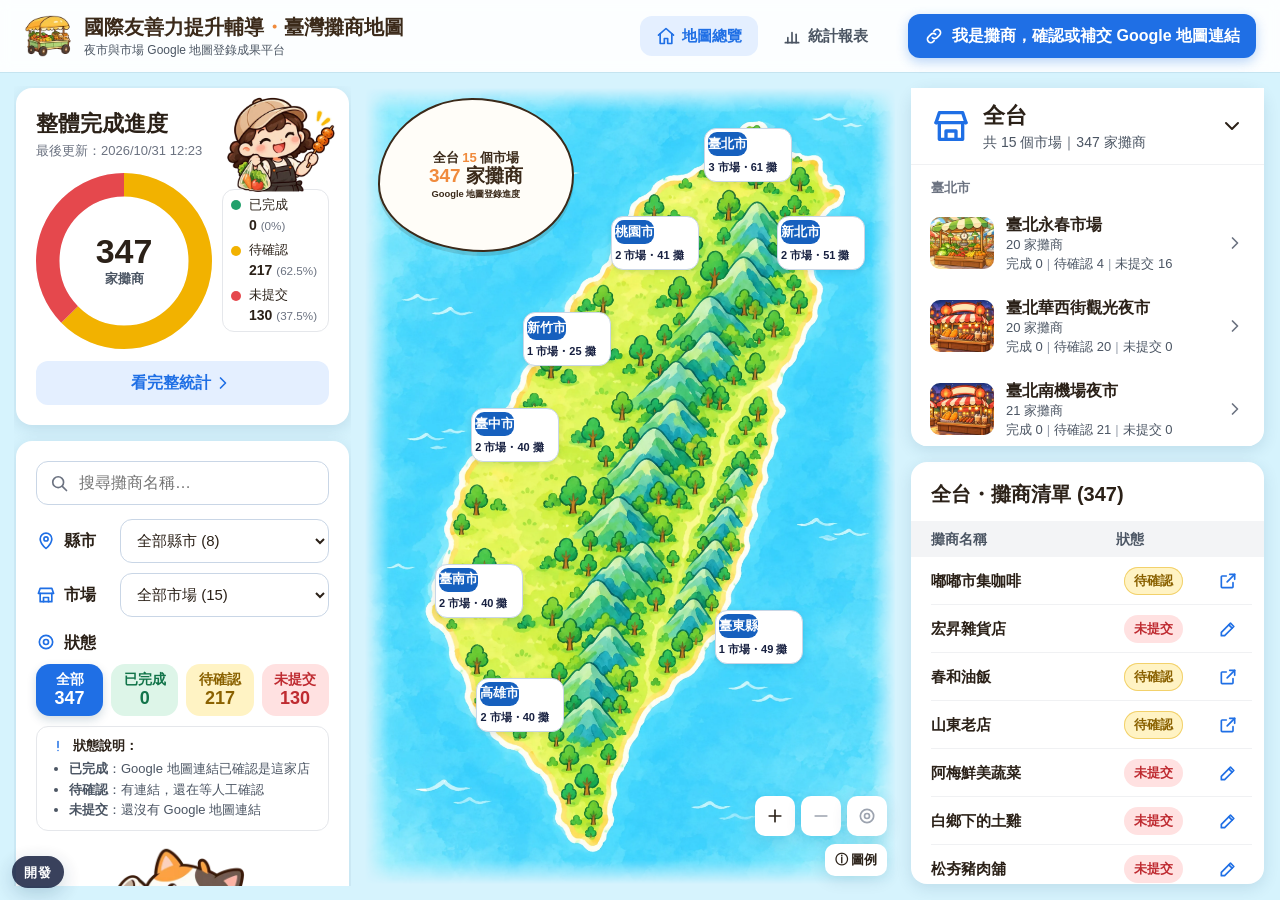
<file: web/index.html>
<!doctype html>
<html lang="zh-Hant-TW">
<head>
<meta charset="utf-8">
<meta name="viewport" content="width=device-width, initial-scale=1, viewport-fit=cover">
<title>國際友善力提升輔導・臺灣攤商地圖</title>
<meta name="description" content="夜市與市場 Google 地圖登錄成果平台">
<link rel="icon" href="assets/logo.webp">
<link rel="stylesheet" href="css/tokens.css">
<link rel="stylesheet" href="css/layout.css">
<link rel="stylesheet" href="css/components.css">
<script type="module" src="js/main.js"></script>
</head>
<body data-loading>
<a class="skip-link" href="#vendor-title">跳到攤商清單</a>

<header class="site-header">
  <a class="brand" href="./" aria-label="國際友善力提升輔導・臺灣攤商地圖 首頁">
    <img class="brand-logo" src="assets/logo.webp" alt="" width="48" height="48">
    <span class="brand-text">
      <span class="brand-title"><span class="brand-line">國際友善力<wbr>提升輔導<span class="brand-dot">・</span></span><span class="brand-line">臺灣攤商地圖</span></span>
      <span class="brand-sub">夜市與市場 Google 地圖登錄成果平台</span>
    </span>
  </a>
  <nav class="tabs" aria-label="分頁">
    <a class="tab" href="./" aria-current="page"><svg class="icon" aria-hidden="true"><use href="assets/icons.svg#home"/></svg>地圖總覽</a>
    <a class="tab" href="stats.html"><svg class="icon" aria-hidden="true"><use href="assets/icons.svg#chart"/></svg>統計報表</a>
  </nav>
  <a class="btn btn-primary submit-link" href="submit.html">
    <svg class="icon" aria-hidden="true"><use href="assets/icons.svg#link"/></svg>
    <span class="label-long">我是攤商，確認或補交 Google 地圖連結</span>
    <span class="label-short">確認連結</span>
  </a>
</header>

<aside class="left">
  <section class="card progress-card" aria-labelledby="progress-title">
    <img class="progress-cat" src="assets/mascots/cat-camera.webp" alt="" aria-hidden="true" loading="lazy">
    <img class="progress-girl" src="assets/mascots/girl.webp" alt="" aria-hidden="true" loading="lazy">
    <h2 id="progress-title" class="progress-title">整體完成進度</h2>
    <p class="progress-updated"></p>
    <div class="progress-body">
      <div class="donut" aria-hidden="true">
        <svg viewBox="0 0 120 120"><g class="donut-segments" transform="rotate(-90 60 60)"></g></svg>
        <div class="donut-center"><b class="donut-value">—</b><span class="donut-unit"></span></div>
      </div>
      <ul class="progress-legend"></ul>
    </div>
    <a class="progress-more" href="stats.html">看完整統計<svg class="icon" aria-hidden="true"><use href="assets/icons.svg#chevron-right"/></svg></a>
  </section>

  <section class="county-cards" aria-labelledby="county-cards-title" hidden>
    <h2 id="county-cards-title" class="section-title" tabindex="-1">選擇縣市</h2>
    <div class="county-grid"></div>
  </section>

  <section class="card filter-panel" aria-label="篩選">
    <div class="filter-search">
      <label class="search-box">
        <svg class="icon" aria-hidden="true"><use href="assets/icons.svg#search"/></svg>
        <input id="search" type="search" placeholder="搜尋攤商名稱…" autocomplete="off" aria-label="搜尋攤商名稱">
      </label>
    </div>
    <div class="filter-selects">
      <label class="select-row">
        <span class="select-label"><svg class="icon" aria-hidden="true"><use href="assets/icons.svg#pin"/></svg>縣市</span>
        <select id="county-select"></select>
      </label>
      <label class="select-row">
        <span class="select-label"><svg class="icon" aria-hidden="true"><use href="assets/icons.svg#market"/></svg>市場</span>
        <select id="market-select"></select>
      </label>
    </div>
    <div class="filter-status">
      <p class="select-label" id="status-label"><svg class="icon" aria-hidden="true"><use href="assets/icons.svg#target"/></svg>狀態</p>
      <div class="status-buttons" role="radiogroup" aria-labelledby="status-label"></div>
      <div class="status-note">
        <button class="status-note-toggle" type="button" aria-expanded="false" aria-controls="status-note-list">
          <svg class="icon" aria-hidden="true"><use href="assets/icons.svg#alert"/></svg>狀態說明
        </button>
        <p class="status-note-title"><svg class="icon" aria-hidden="true"><use href="assets/icons.svg#alert"/></svg>狀態說明：</p>
        <ul id="status-note-list" class="status-note-list">
          <li><b>已完成</b>：Google 地圖連結已確認是這家店</li>
          <li><b>待確認</b>：有連結，還在等人工確認</li>
          <li><b>未提交</b>：還沒有 Google 地圖連結</li>
        </ul>
      </div>
    </div>
    <img class="megaphone-cat" src="assets/mascots/cat-megaphone.webp" alt="" aria-hidden="true" loading="lazy">
  </section>
</aside>

<main class="map" aria-label="縣市地圖"></main>

<aside class="right">
  <section class="card market-card" aria-labelledby="market-title">
    <div class="market-head">
      <button class="county-switch" type="button" aria-haspopup="listbox" aria-expanded="false" aria-controls="county-switch-list">
        <svg class="icon market-head-icon" aria-hidden="true"><use href="assets/icons.svg#market"/></svg>
        <span class="market-head-text">
          <span id="market-title" class="market-head-name">全台</span>
          <span class="market-head-sub"></span>
        </span>
        <svg class="icon chevron" aria-hidden="true"><use href="assets/icons.svg#chevron-down"/></svg>
      </button>
      <ul id="county-switch-list" class="county-switch-list" role="listbox" aria-label="切換縣市" tabindex="-1" hidden></ul>
      <h2 class="section-title market-title-l"></h2>
    </div>
    <button class="market-toggle" type="button" aria-expanded="false" aria-controls="market-list"></button>
    <div id="market-list" class="market-list"></div>
  </section>

  <section class="card vendor-card" aria-labelledby="vendor-title">
    <div class="vendor-filters"></div>
    <h2 id="vendor-title" class="vendor-title" tabindex="-1">攤商清單</h2>
    <div class="vendor-head" aria-hidden="true"><span>攤商名稱</span><span>狀態</span><span></span></div>
    <div class="vendor-scroll">
      <ul class="vendor-list"></ul>
      <div class="empty-state" hidden>
        <img src="assets/empty-state.webp" alt="" width="160" height="128">
        <p class="empty-text"></p>
        <button class="btn btn-secondary empty-action" type="button"></button>
      </div>
    </div>
  </section>
</aside>

<footer class="site-footer"></footer>

<button class="to-top" type="button" aria-label="回到頂端" hidden>
  <svg class="icon" aria-hidden="true"><use href="assets/icons.svg#chevron-down"/></svg>
</button>
<p class="sr-only" aria-live="polite" id="live"></p>
<p class="load-error" role="alert" hidden>資料載入失敗，請重新整理頁面。</p>
</body>
</html>
</file>
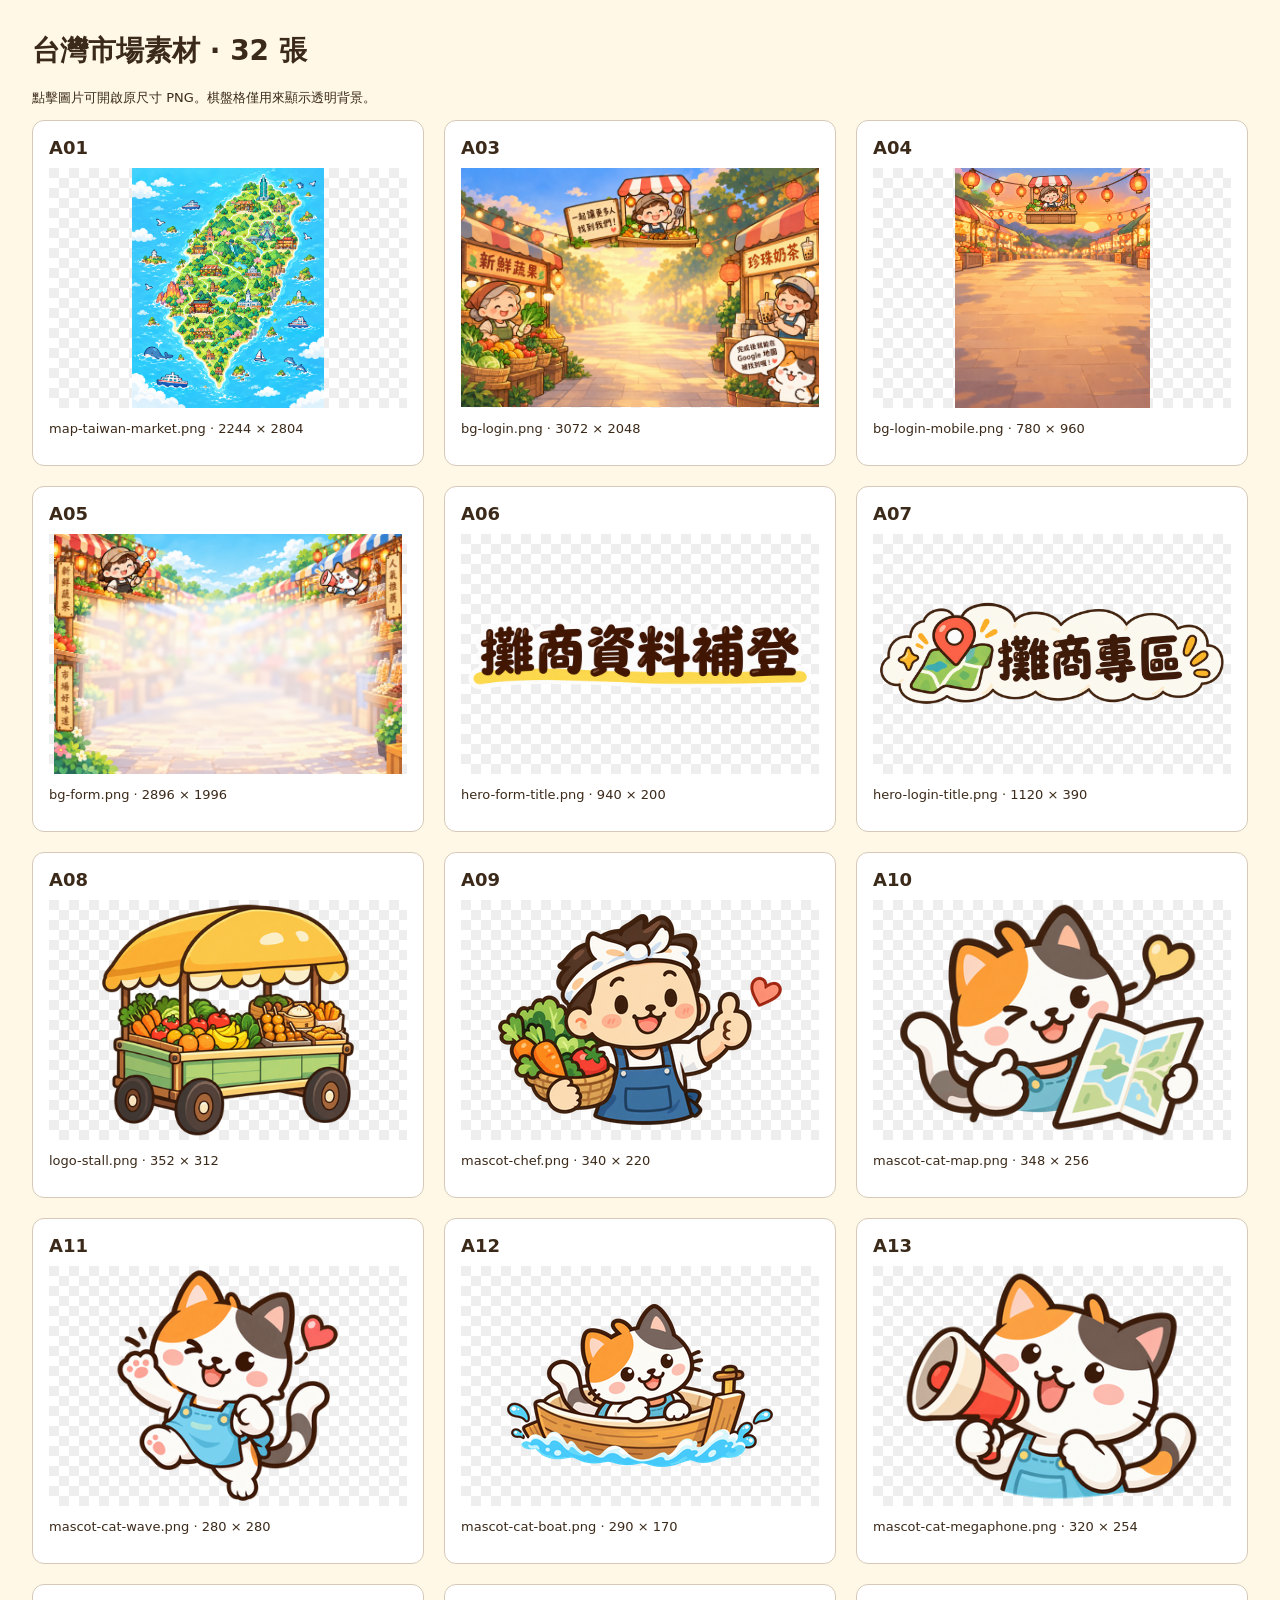
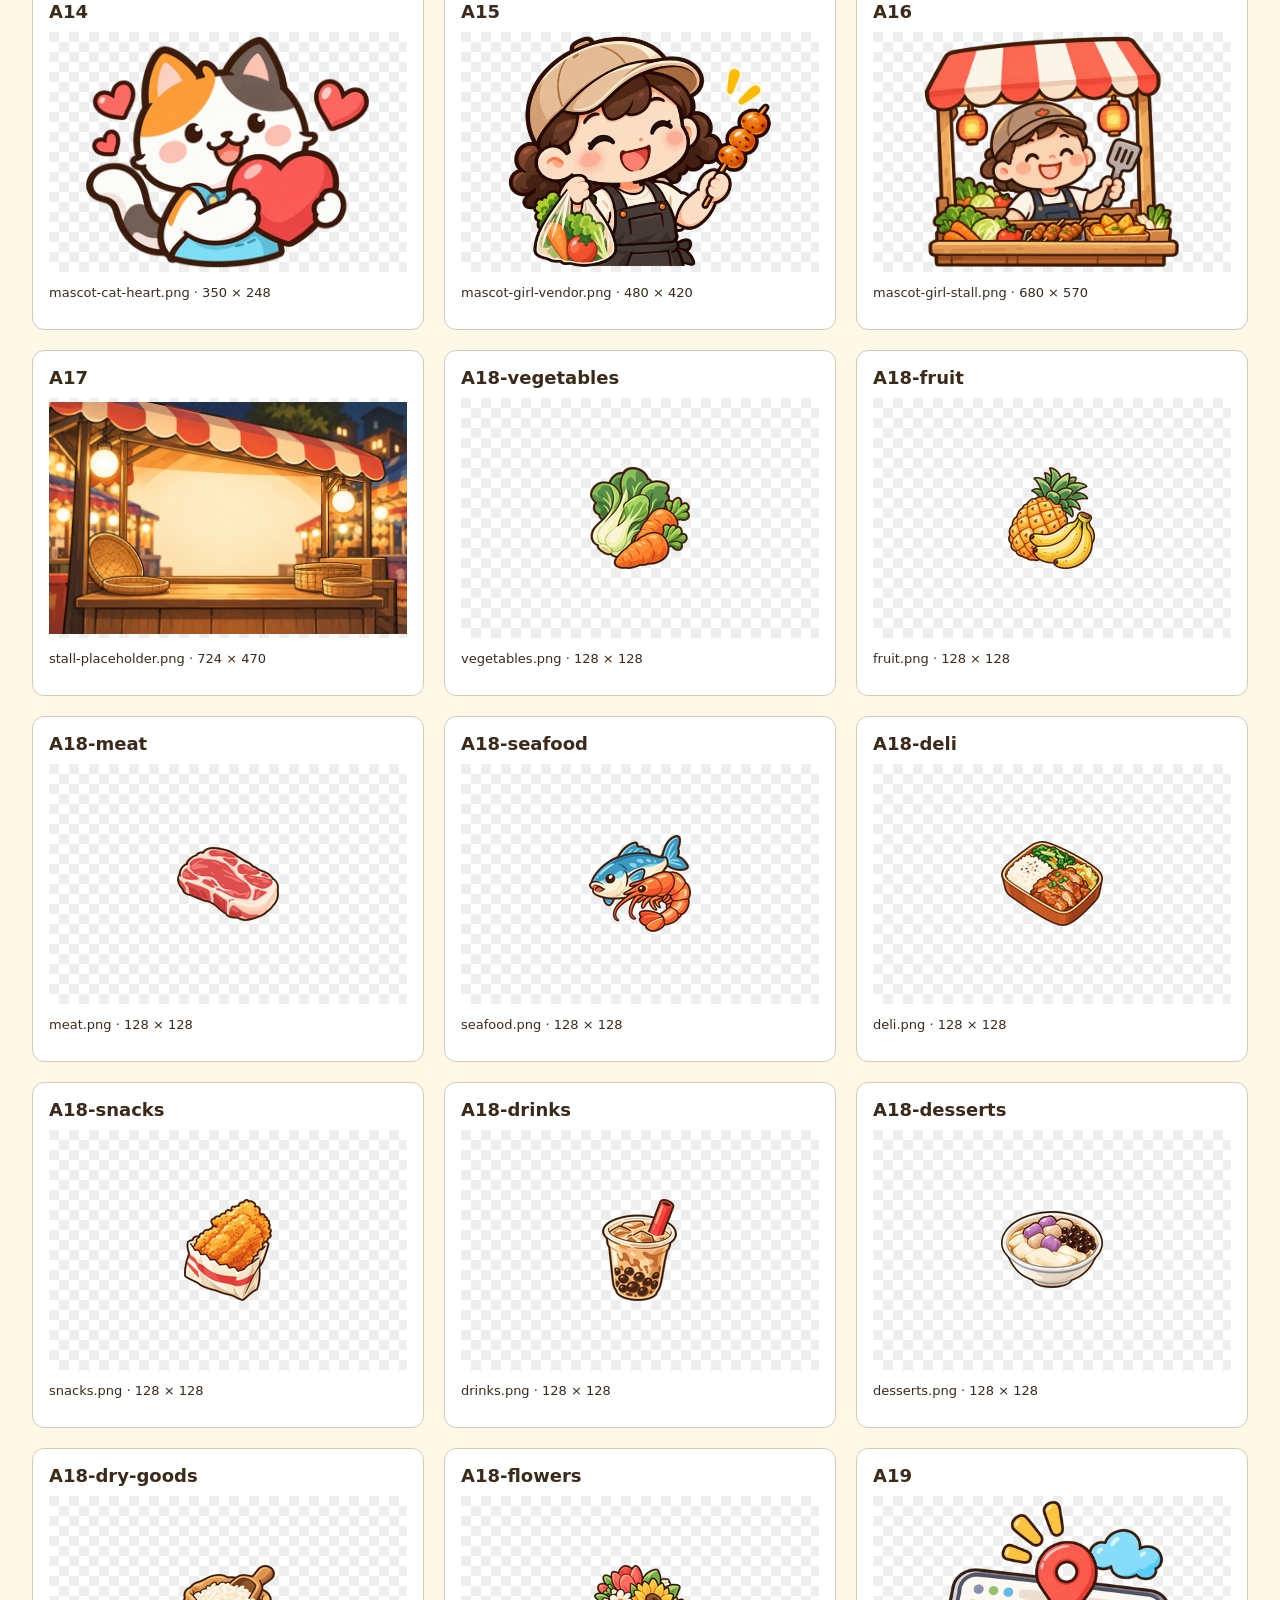
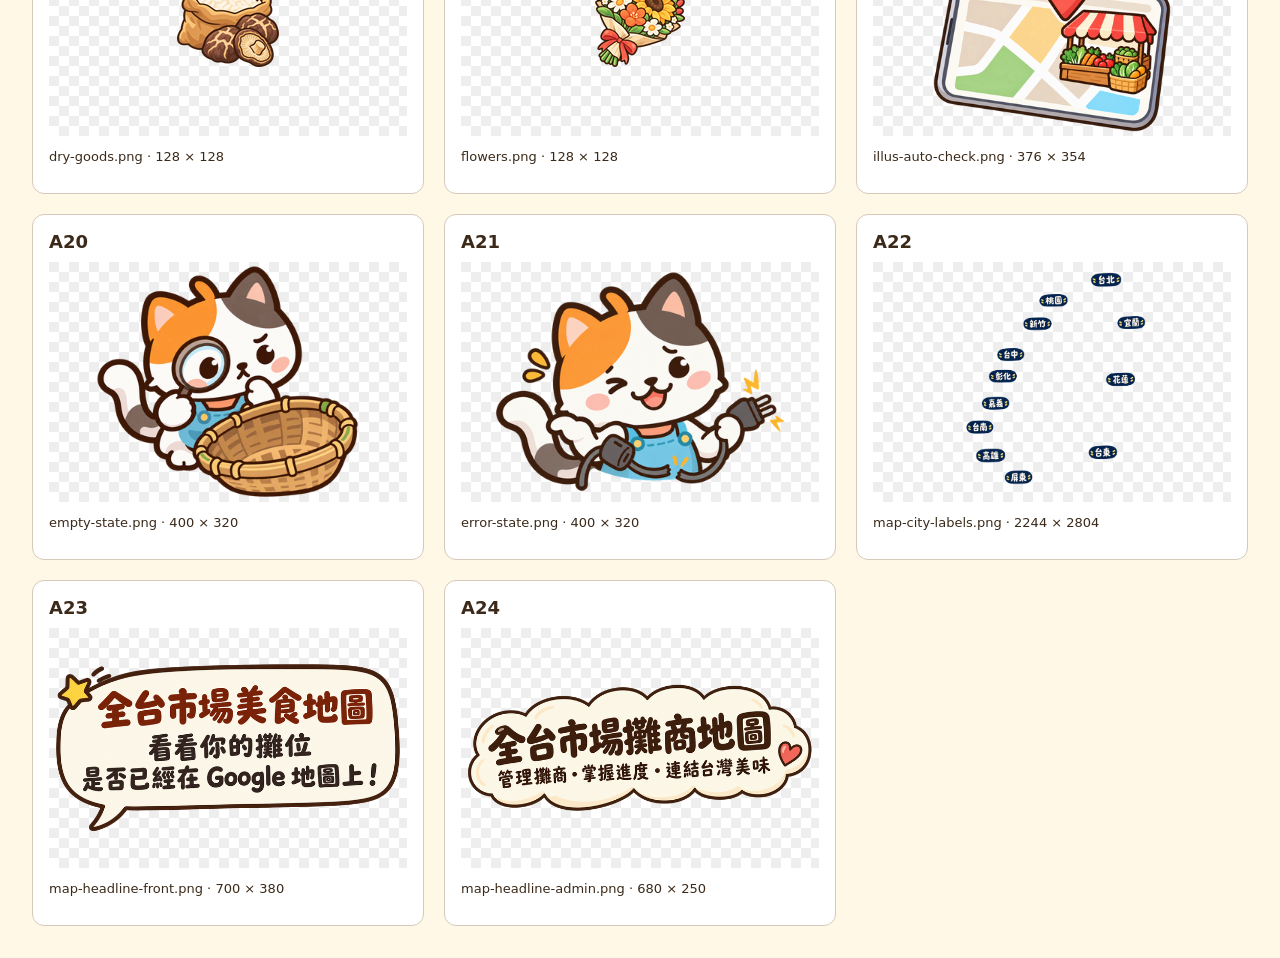
<file: design/assets/review/index.html>
<!doctype html><html lang="zh-Hant"><meta charset="utf-8"><title>市場素材總覽</title><style>body{margin:32px;background:#fff8e6;color:#3b2a1a;font:16px system-ui}h1{font-size:28px}.grid{display:grid;grid-template-columns:repeat(auto-fill,minmax(300px,1fr));gap:20px}article{border:1px solid #d6c9b8;border-radius:12px;padding:16px;background:white}h2{font-size:18px;margin:0 0 10px}.preview{height:240px;display:flex;align-items:center;justify-content:center;background:repeating-conic-gradient(#eee 0% 25%,#fff 0% 50%) 0/20px 20px}.preview img{max-width:100%;max-height:100%;object-fit:contain}p{font-size:13px}a{color:inherit}</style><h1>台灣市場素材 · 32 張</h1><p>點擊圖片可開啟原尺寸 PNG。棋盤格僅用來顯示透明背景。</p><div class="grid"><article><h2>A01</h2><a href="../final/map-taiwan-market.png"><div class="preview"><img src="../final/map-taiwan-market.png"></div></a><p>map-taiwan-market.png · 2244 × 2804</p></article><article><h2>A03</h2><a href="../final/bg-login.png"><div class="preview"><img src="../final/bg-login.png"></div></a><p>bg-login.png · 3072 × 2048</p></article><article><h2>A04</h2><a href="../final/bg-login-mobile.png"><div class="preview"><img src="../final/bg-login-mobile.png"></div></a><p>bg-login-mobile.png · 780 × 960</p></article><article><h2>A05</h2><a href="../final/bg-form.png"><div class="preview"><img src="../final/bg-form.png"></div></a><p>bg-form.png · 2896 × 1996</p></article><article><h2>A06</h2><a href="../final/hero-form-title.png"><div class="preview"><img src="../final/hero-form-title.png"></div></a><p>hero-form-title.png · 940 × 200</p></article><article><h2>A07</h2><a href="../final/hero-login-title.png"><div class="preview"><img src="../final/hero-login-title.png"></div></a><p>hero-login-title.png · 1120 × 390</p></article><article><h2>A08</h2><a href="../final/logo-stall.png"><div class="preview"><img src="../final/logo-stall.png"></div></a><p>logo-stall.png · 352 × 312</p></article><article><h2>A09</h2><a href="../final/mascot-chef.png"><div class="preview"><img src="../final/mascot-chef.png"></div></a><p>mascot-chef.png · 340 × 220</p></article><article><h2>A10</h2><a href="../final/mascot-cat-map.png"><div class="preview"><img src="../final/mascot-cat-map.png"></div></a><p>mascot-cat-map.png · 348 × 256</p></article><article><h2>A11</h2><a href="../final/mascot-cat-wave.png"><div class="preview"><img src="../final/mascot-cat-wave.png"></div></a><p>mascot-cat-wave.png · 280 × 280</p></article><article><h2>A12</h2><a href="../final/mascot-cat-boat.png"><div class="preview"><img src="../final/mascot-cat-boat.png"></div></a><p>mascot-cat-boat.png · 290 × 170</p></article><article><h2>A13</h2><a href="../final/mascot-cat-megaphone.png"><div class="preview"><img src="../final/mascot-cat-megaphone.png"></div></a><p>mascot-cat-megaphone.png · 320 × 254</p></article><article><h2>A14</h2><a href="../final/mascot-cat-heart.png"><div class="preview"><img src="../final/mascot-cat-heart.png"></div></a><p>mascot-cat-heart.png · 350 × 248</p></article><article><h2>A15</h2><a href="../final/mascot-girl-vendor.png"><div class="preview"><img src="../final/mascot-girl-vendor.png"></div></a><p>mascot-girl-vendor.png · 480 × 420</p></article><article><h2>A16</h2><a href="../final/mascot-girl-stall.png"><div class="preview"><img src="../final/mascot-girl-stall.png"></div></a><p>mascot-girl-stall.png · 680 × 570</p></article><article><h2>A17</h2><a href="../final/stall-placeholder.png"><div class="preview"><img src="../final/stall-placeholder.png"></div></a><p>stall-placeholder.png · 724 × 470</p></article><article><h2>A18-vegetables</h2><a href="../final/category/vegetables.png"><div class="preview"><img src="../final/category/vegetables.png"></div></a><p>vegetables.png · 128 × 128</p></article><article><h2>A18-fruit</h2><a href="../final/category/fruit.png"><div class="preview"><img src="../final/category/fruit.png"></div></a><p>fruit.png · 128 × 128</p></article><article><h2>A18-meat</h2><a href="../final/category/meat.png"><div class="preview"><img src="../final/category/meat.png"></div></a><p>meat.png · 128 × 128</p></article><article><h2>A18-seafood</h2><a href="../final/category/seafood.png"><div class="preview"><img src="../final/category/seafood.png"></div></a><p>seafood.png · 128 × 128</p></article><article><h2>A18-deli</h2><a href="../final/category/deli.png"><div class="preview"><img src="../final/category/deli.png"></div></a><p>deli.png · 128 × 128</p></article><article><h2>A18-snacks</h2><a href="../final/category/snacks.png"><div class="preview"><img src="../final/category/snacks.png"></div></a><p>snacks.png · 128 × 128</p></article><article><h2>A18-drinks</h2><a href="../final/category/drinks.png"><div class="preview"><img src="../final/category/drinks.png"></div></a><p>drinks.png · 128 × 128</p></article><article><h2>A18-desserts</h2><a href="../final/category/desserts.png"><div class="preview"><img src="../final/category/desserts.png"></div></a><p>desserts.png · 128 × 128</p></article><article><h2>A18-dry-goods</h2><a href="../final/category/dry-goods.png"><div class="preview"><img src="../final/category/dry-goods.png"></div></a><p>dry-goods.png · 128 × 128</p></article><article><h2>A18-flowers</h2><a href="../final/category/flowers.png"><div class="preview"><img src="../final/category/flowers.png"></div></a><p>flowers.png · 128 × 128</p></article><article><h2>A19</h2><a href="../final/illus-auto-check.png"><div class="preview"><img src="../final/illus-auto-check.png"></div></a><p>illus-auto-check.png · 376 × 354</p></article><article><h2>A20</h2><a href="../final/empty-state.png"><div class="preview"><img src="../final/empty-state.png"></div></a><p>empty-state.png · 400 × 320</p></article><article><h2>A21</h2><a href="../final/error-state.png"><div class="preview"><img src="../final/error-state.png"></div></a><p>error-state.png · 400 × 320</p></article><article><h2>A22</h2><a href="../final/map-city-labels.png"><div class="preview"><img src="../final/map-city-labels.png"></div></a><p>map-city-labels.png · 2244 × 2804</p></article><article><h2>A23</h2><a href="../final/map-headline-front.png"><div class="preview"><img src="../final/map-headline-front.png"></div></a><p>map-headline-front.png · 700 × 380</p></article><article><h2>A24</h2><a href="../final/map-headline-admin.png"><div class="preview"><img src="../final/map-headline-admin.png"></div></a><p>map-headline-admin.png · 680 × 250</p></article></div></html>
</file>
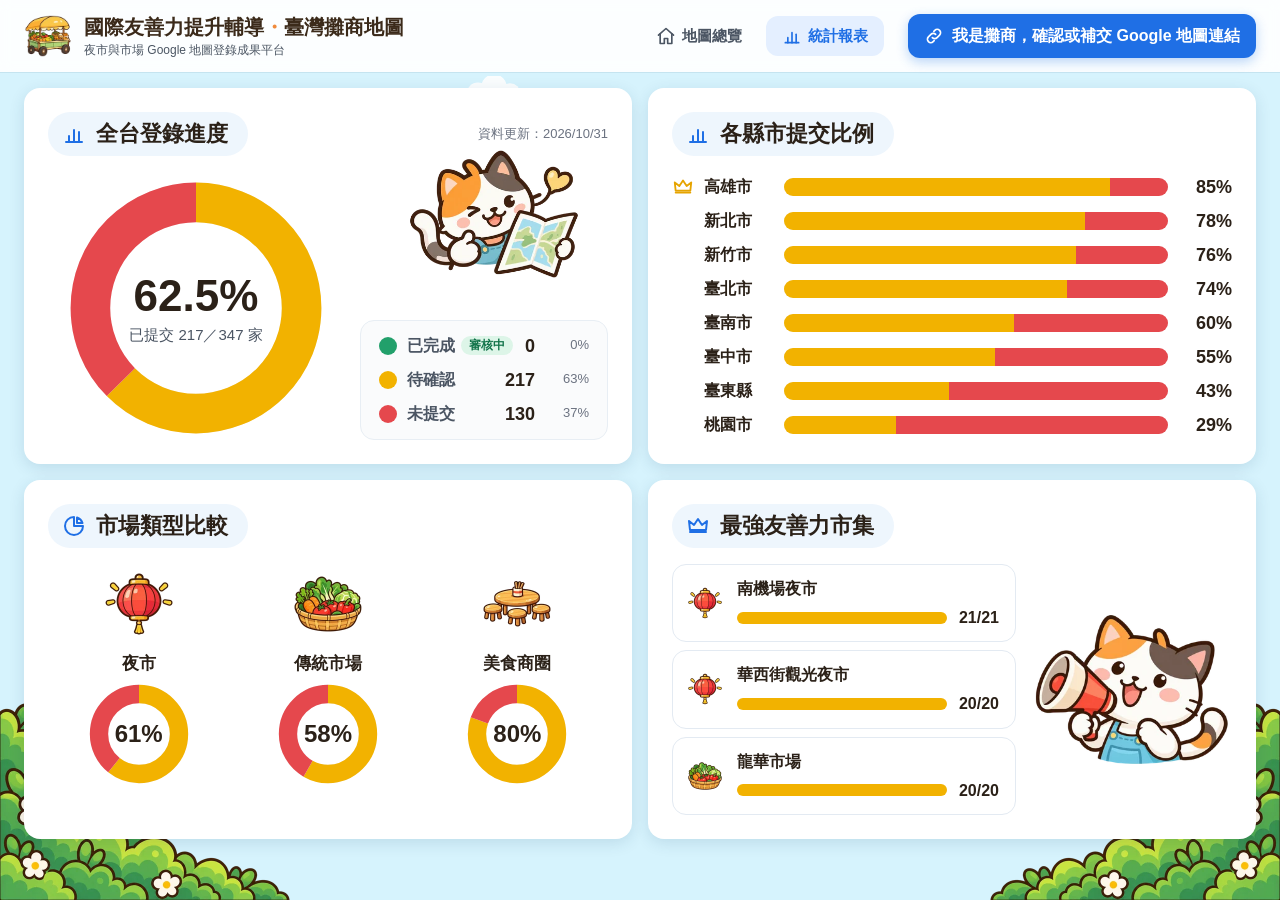
<file: web/stats.html>
<!doctype html>
<html lang="zh-Hant-TW">
<head>
<meta charset="utf-8">
<meta name="viewport" content="width=device-width, initial-scale=1, viewport-fit=cover">
<title>統計報表・國際友善力提升輔導・臺灣攤商地圖</title>
<meta name="description" content="各縣市、各市場類型的 Google 地圖登錄比例">
<link rel="icon" href="assets/logo.webp">
<link rel="stylesheet" href="css/tokens.css">
<link rel="stylesheet" href="css/layout.css">
<link rel="stylesheet" href="css/components.css">
<link rel="stylesheet" href="css/stats.css">
<script type="module" src="js/stats.js"></script>
</head>
<body class="stats-page" data-loading>
<a class="skip-link" href="#st-overview-title">跳到統計內容</a>

<header class="site-header">
  <a class="brand" href="./" aria-label="國際友善力提升輔導・臺灣攤商地圖 首頁">
    <img class="brand-logo" src="assets/logo.webp" alt="" width="48" height="48">
    <span class="brand-text">
      <span class="brand-title"><span class="brand-line">國際友善力<wbr>提升輔導<span class="brand-dot">・</span></span><span class="brand-line">臺灣攤商地圖</span></span>
      <span class="brand-sub">夜市與市場 Google 地圖登錄成果平台</span>
    </span>
  </a>
  <nav class="tabs" aria-label="分頁">
    <a class="tab" href="./"><svg class="icon" aria-hidden="true"><use href="assets/icons.svg#home"/></svg>地圖總覽</a>
    <a class="tab" href="stats.html" aria-current="page"><svg class="icon" aria-hidden="true"><use href="assets/icons.svg#chart"/></svg>統計報表</a>
  </nav>
  <a class="btn btn-primary submit-link" href="submit.html">
    <svg class="icon" aria-hidden="true"><use href="assets/icons.svg#link"/></svg>
    <span class="label-long">我是攤商，確認或補交 Google 地圖連結</span>
    <span class="label-short">確認連結</span>
  </a>
</header>

<main class="stats-main">
  <section class="card st-card st-overview" aria-labelledby="st-overview-title">
    <div class="st-head">
      <h2 id="st-overview-title" class="st-title" tabindex="-1"><svg class="icon" aria-hidden="true"><use href="assets/icons.svg#chart"/></svg>全台登錄進度</h2>
      <p class="st-updated"></p>
    </div>
    <img class="st-cat" src="assets/mascots/cat-camera.webp" alt="" aria-hidden="true">
    <div class="st-overview-body">
      <div class="st-donut st-donut-lg" role="img"></div>
      <ul class="st-legend"></ul>
    </div>
  </section>

  <section class="card st-card st-county" aria-labelledby="st-county-title">
    <div class="st-head">
      <h2 id="st-county-title" class="st-title"><svg class="icon" aria-hidden="true"><use href="assets/icons.svg#chart"/></svg>各縣市提交比例</h2>
    </div>
    <ol class="st-county-list"></ol>
  </section>

  <section class="card st-card st-types" aria-labelledby="st-types-title">
    <div class="st-head">
      <h2 id="st-types-title" class="st-title"><svg class="icon" aria-hidden="true"><use href="assets/icons.svg#pie"/></svg>市場類型比較</h2>
    </div>
    <ul class="st-type-list"></ul>
  </section>

  <section class="card st-card st-top" aria-labelledby="st-top-title">
    <div class="st-head">
      <h2 id="st-top-title" class="st-title"><svg class="icon" aria-hidden="true"><use href="assets/icons.svg#crown"/></svg>最強友善力市集</h2>
    </div>
    <div class="st-top-body">
      <ul class="st-top-list"></ul>
      <p class="st-top-empty" hidden>還沒有市場提交，一起加油！</p>
      <img class="st-megaphone" src="assets/mascots/cat-megaphone.webp" alt="" aria-hidden="true">
    </div>
  </section>
</main>

<p class="load-error" role="alert" hidden>資料載入失敗，請重新整理頁面。</p>
</body>
</html>
</file>
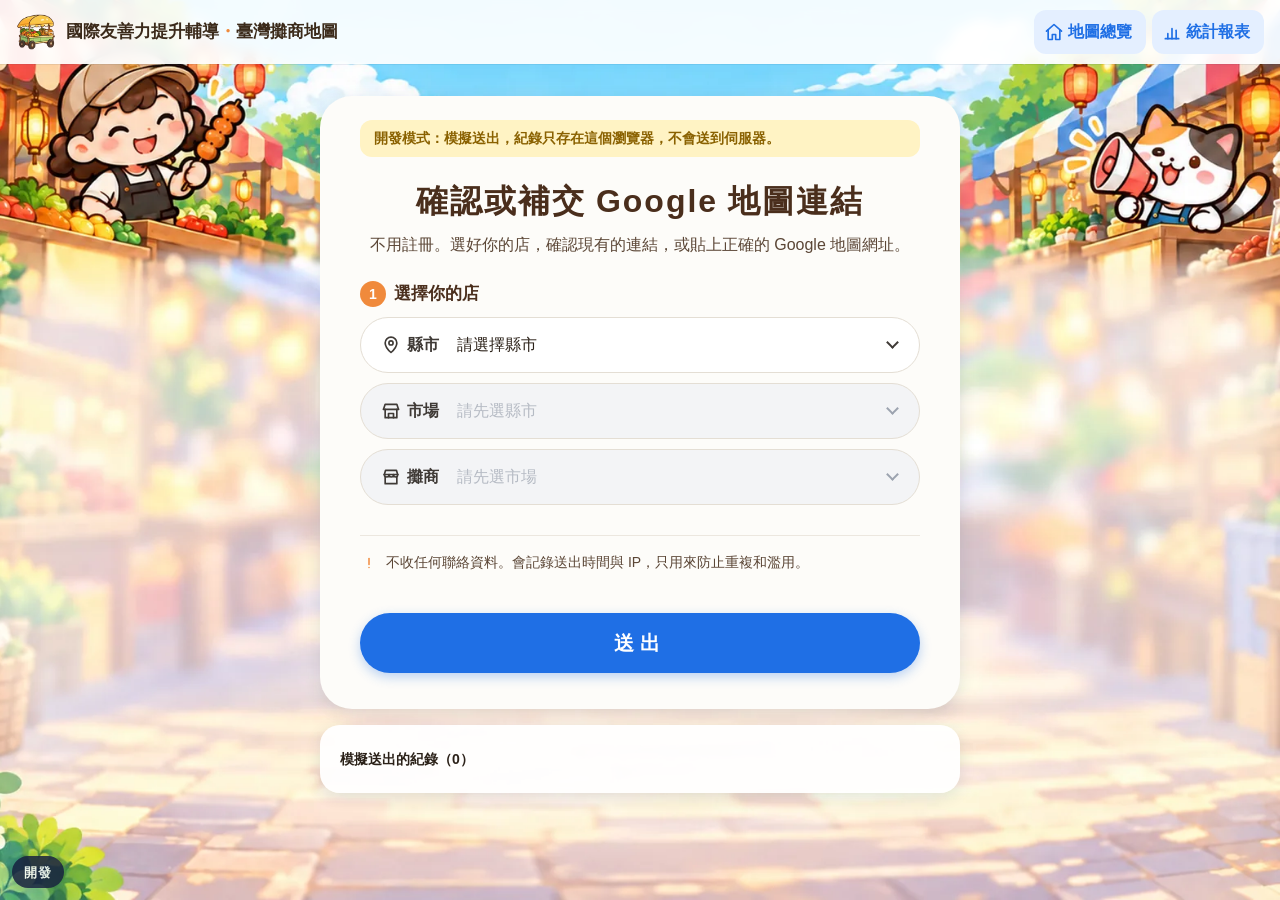
<file: web/submit.html>
<!doctype html>
<html lang="zh-Hant-TW">
<head>
<meta charset="utf-8">
<meta name="viewport" content="width=device-width, initial-scale=1, viewport-fit=cover">
<title>確認或補交 Google 地圖連結・臺灣攤商地圖</title>
<meta name="description" content="攤商確認或補交自己店家的 Google 地圖連結，不用註冊">
<link rel="icon" href="assets/logo.webp">
<link rel="stylesheet" href="css/tokens.css">
<link rel="stylesheet" href="css/components.css">
<link rel="stylesheet" href="css/submit.css">
<script type="module" src="js/submit.js"></script>
</head>
<body class="submit-page" data-loading>

<header class="sp-header">
  <a class="sp-brand" href="./" aria-label="國際友善力提升輔導・臺灣攤商地圖 首頁">
    <img src="assets/logo.webp" alt="" width="40" height="40">
    <span class="sp-brand-title"><span class="sp-brand-line">國際友善力提升輔導<span class="sp-dot">・</span></span><span class="sp-brand-line">臺灣攤商地圖</span></span>
  </a>
  <nav class="sp-tabs" aria-label="分頁">
    <a class="sp-tab" href="./" aria-label="地圖總覽"><svg class="icon" aria-hidden="true"><use href="assets/icons.svg#home"/></svg><span>地圖總覽</span></a>
    <a class="sp-tab" href="stats.html" aria-label="統計報表"><svg class="icon" aria-hidden="true"><use href="assets/icons.svg#chart"/></svg><span>統計報表</span></a>
  </nav>
</header>

<main class="sp-main">
  <section class="sp-card" aria-labelledby="sp-title">
    <p class="sp-mode" hidden></p>

    <div class="sp-form-view">
      <h1 id="sp-title" class="sp-title"><span>確認或補交</span><span class="sp-title-google">Google</span><span>地圖連結</span></h1>
      <p class="sp-lead">不用註冊。選好你的店，確認現有的連結，或貼上正確的 Google 地圖網址。</p>

      <form id="sp-form" novalidate>
        <fieldset class="sp-step">
          <legend class="sp-step-title"><span class="sp-step-no">1</span>選擇你的店</legend>
          <label class="sp-field">
            <span class="sp-field-label"><svg class="icon" aria-hidden="true"><use href="assets/icons.svg#pin"/></svg>縣市</span>
            <select id="sp-county" required></select>
          </label>
          <label class="sp-field">
            <span class="sp-field-label"><svg class="icon" aria-hidden="true"><use href="assets/icons.svg#market"/></svg>市場</span>
            <select id="sp-market" required disabled></select>
          </label>
          <label class="sp-field">
            <span class="sp-field-label"><svg class="icon" aria-hidden="true"><use href="assets/icons.svg#store"/></svg>攤商</span>
            <select id="sp-vendor" required disabled></select>
          </label>
        </fieldset>

        <section class="sp-step sp-current" aria-labelledby="sp-current-title" hidden>
          <h2 id="sp-current-title" class="sp-step-title"><span class="sp-step-no">2</span>目前的連結</h2>
          <div class="sp-current-box">
            <span class="badge"></span>
            <p class="sp-current-text"></p>
          </div>
        </section>

        <fieldset class="sp-step sp-actions" hidden>
          <legend class="sp-step-title"><span class="sp-step-no">3</span>選一個操作</legend>
          <label class="sp-choice">
            <input type="radio" name="action" value="confirm">
            <span class="sp-choice-body">
              <b><svg class="icon" aria-hidden="true"><use href="assets/icons.svg#check"/></svg>這是我的店</b>
              <small class="sp-choice-hint" data-for="confirm"></small>
            </span>
          </label>
          <label class="sp-choice">
            <input type="radio" name="action" value="update">
            <span class="sp-choice-body">
              <b><svg class="icon" aria-hidden="true"><use href="assets/icons.svg#edit"/></svg><span class="sp-update-label">不對／沒有，我貼正確的網址</span></b>
              <small class="sp-choice-hint" data-for="update"></small>
            </span>
          </label>

          <div class="sp-url" hidden>
            <label class="sp-url-label" for="sp-url">Google 地圖網址</label>
            <input id="sp-url" type="url" inputmode="url" autocomplete="off" spellcheck="false"
                   placeholder="https://maps.app.goo.gl/…" aria-describedby="sp-url-help sp-url-error">
            <p id="sp-url-help" class="sp-url-help">在 Google 地圖點開你的店，按「分享」→「複製連結」，再貼到這裡。</p>
            <p id="sp-url-error" class="sp-url-error" aria-live="polite"></p>
          </div>
        </fieldset>

        <p class="sp-privacy">
          <svg class="icon" aria-hidden="true"><use href="assets/icons.svg#alert"/></svg>
          <span>不收任何聯絡資料。會記錄送出時間與 IP，只用來防止重複和濫用。</span>
        </p>
        <div class="sp-turnstile" hidden></div>
        <p class="sp-form-error" role="alert"></p>
        <button class="sp-submit" type="submit" disabled>送出</button>
      </form>
    </div>

    <div class="sp-done" hidden tabindex="-1" aria-labelledby="sp-done-title">
      <img src="assets/mascots/cat-megaphone.webp" alt="" width="120" height="120">
      <h1 id="sp-done-title" class="sp-title">已收到，待確認</h1>
      <p class="sp-done-text"></p>
      <p class="sp-done-note">我們會人工確認，確認後地圖上的狀態才會更新。</p>
      <div class="sp-done-buttons">
        <button class="sp-btn sp-btn-primary sp-again" type="button">再補交一家</button>
        <a class="sp-btn sp-btn-secondary" href="./">回地圖總覽</a>
      </div>
    </div>
  </section>

  <details class="sp-mock" hidden>
    <summary>模擬送出的紀錄（<span class="sp-mock-count">0</span>）</summary>
    <p class="sp-mock-note">只存在這個瀏覽器，不會送到伺服器。格式照 PLAN.md §5；IP 由伺服器填，這裡用 127.0.0.1 代替。</p>
    <div class="sp-mock-buttons">
      <button class="sp-btn sp-btn-secondary sp-mock-csv" type="button">下載 CSV</button>
      <button class="sp-btn sp-btn-secondary sp-mock-clear" type="button">清除紀錄</button>
    </div>
    <pre class="sp-mock-json"></pre>
  </details>
</main>

<p class="sp-load-error" role="alert" hidden>資料載入失敗，請重新整理頁面。</p>
</body>
</html>
</file>
<file: web/css/tokens.css>
/* 色彩、字級、間距（來源：design/svg/atoms/color-tokens.svg、docs/COUNTY_LABELS.md） */
:root {
  --ink: #2B2118;
  --body: #4B5563;
  --muted: #6B7280;
  --placeholder: #9CA3AF;
  --line: #E5E7EB;
  --line-soft: #F0F1F3;
  --field: #F3F4F6;
  --card: #FFFFFF;
  --page: #D6F3FD;
  --primary: #1F6FE5;
  --primary-soft: #E4EFFF;
  --accent: #F08A3C;
  --navy: #172040;

  /* 狀態：主色／淺底／文字（SVG_COMPONENTS §2：綠、黃、紅） */
  --verified: #22A06B;
  --verified-soft: #DDF5E8;
  --verified-text: #12744A;
  --submitted: #F2B200;
  --submitted-soft: #FFF3C4;
  --submitted-text: #8A6100;
  --not-submitted: #E5484D;
  --not-submitted-soft: #FFE1E1;
  --not-submitted-text: #BF2B31;

  /* 縣市標籤 */
  --label-head: #1660BE;
  --label-line: #C9D6E6;
  --label-dim-bg: #E6EDF3;
  --label-dim-head: #A7B6C6;
  --label-dim-text: #6B7A8C;
  --ring: #F08A3C;

  --radius: 16px;
  --shadow: 0 4px 16px rgb(11 59 91 / 0.12);
  --shadow-strong: 0 6px 20px rgb(11 59 91 / 0.24);
  --gap: 16px;
  --tap: 36px;

  --font: "Noto Sans TC", "PingFang TC", "Microsoft JhengHei", "Heiti TC", sans-serif;
  color-scheme: light;
}

@media (pointer: coarse) {
  :root { --tap: 44px; }
}
</file>
<file: web/css/layout.css>
/* 版面：三欄版 D 和清單版 L（docs/RESPONSIVE_LAYOUT.md §1～§5） */

/* 預設 D 版；JS 讀 --layout 決定 body[data-layout]，不另寫一份 matchMedia */
:root { --layout: d; }
@media (max-width: 767px),
       (max-width: 1279px) and (orientation: portrait),
       (max-width: 1023px),
       (orientation: landscape) and (max-height: 559px) {
  :root { --layout: l; }
}

*, *::before, *::after { box-sizing: border-box; }
html { -webkit-text-size-adjust: 100%; }
body {
  margin: 0;
  font-family: var(--font);
  color: var(--ink);
  background: var(--page);
  line-height: 1.45;
}
[hidden] { display: none !important; }
img { max-width: 100%; }

/* ---------- D 版（桌機、平板橫向） ---------- */
body[data-layout="d"] {
  --hdr: 72px;
  --side-min: 620px;
  --map-h: calc(100dvh - var(--hdr) - 32px);        /* 頁首下 16 + 底部 16 */
  --map-w: min(calc(var(--map-h) * 2 / 3), calc(100vw - 64px - var(--side-min)));
  display: grid;
  height: 100dvh;
  overflow: hidden;
  grid-template-rows: var(--hdr) minmax(0, 1fr);
  grid-template-columns: minmax(300px, 420px) var(--map-w) minmax(320px, 424px);
  grid-template-areas: "hdr hdr hdr" "left map right";
  justify-content: center;
  column-gap: var(--gap);
  row-gap: var(--gap);
  padding: 0 16px 16px;
}
/* 平板橫向 1024～1279：D 緊湊 */
@media (max-width: 1279px) {
  body[data-layout="d"] {
    --hdr: 64px;
    --side-min: 580px;
    grid-template-columns: minmax(280px, 360px) var(--map-w) minmax(300px, 380px);
  }
}
body[data-layout="d"] .site-header { grid-area: hdr; margin: 0 -16px; }
body[data-layout="d"] aside.left {
  grid-area: left;
  min-height: 0;
  overflow-y: auto;
  display: flex;
  flex-direction: column;
  gap: var(--gap);
  padding: 2px;
  margin: -2px;
}
body[data-layout="d"] main.map {
  grid-area: map;
  align-self: start;
  width: var(--map-w);
  aspect-ratio: 2 / 3;
}
body[data-layout="d"] aside.right {
  grid-area: right;
  min-height: 0;
  display: flex;
  flex-direction: column;
  gap: var(--gap);
}
body[data-layout="d"] .market-card { flex: 0 1 auto; max-height: 45%; min-height: 0; }
body[data-layout="d"] .vendor-card { flex: 1 1 0; min-height: 0; }
body[data-layout="d"] .site-footer,
body[data-layout="d"] .to-top { display: none; }

/* ---------- L 版（手機、平板直向） ---------- */
body[data-layout="l"] { --hdr: 56px; }
@media (min-width: 768px) {
  body[data-layout="l"] { --hdr: 64px; }
}
body[data-layout="l"] main.map { display: none; }
body[data-layout="l"] aside.left,
body[data-layout="l"] aside.right,
body[data-layout="l"] .site-footer {
  max-width: 992px;
  margin: 0 auto;
  padding: 0 16px;
  display: flex;
  flex-direction: column;
  gap: var(--gap);
}
body[data-layout="l"] aside.left { padding-top: var(--gap); }
body[data-layout="l"] aside.right { padding-top: var(--gap); }
body[data-layout="l"] .site-footer { padding-top: 24px; padding-bottom: calc(24px + env(safe-area-inset-bottom)); align-items: center; }
body[data-layout="l"] .site-header { position: sticky; top: 0; z-index: 20; }
body[data-layout="l"] { --tabs-h: 48px; }
body[data-layout="l"] [id] { scroll-margin-top: calc(var(--hdr) + var(--tabs-h) + 16px); }

/* ---------- 頁首 ---------- */
.site-header {
  height: var(--hdr, 72px);
  display: flex;
  align-items: center;
  gap: 24px;
  padding: 0 24px;
  background: rgb(255 255 255 / 0.92);
  backdrop-filter: blur(6px);
  box-shadow: 0 1px 0 rgb(11 59 91 / 0.08);
}
.brand { display: flex; align-items: center; gap: 12px; color: inherit; text-decoration: none; min-width: 0; min-height: 44px; }
.brand-logo { width: 48px; height: 48px; object-fit: contain; flex: none; }
.brand-text { display: flex; flex-direction: column; min-width: 0; }
.brand-title { font-size: 20px; font-weight: 900; color: #3B2A1A; white-space: nowrap; }
.brand-dot { color: var(--accent); }
.brand-sub { font-size: 12px; color: var(--body); white-space: nowrap; }
.tabs { display: flex; gap: 8px; margin-left: auto; }
.tab {
  display: inline-flex; align-items: center; gap: 6px;
  height: 40px; padding: 0 16px; border-radius: 12px;
  font-weight: 700; font-size: 15px; color: var(--body); text-decoration: none;
}
.tab[aria-current="page"] { background: var(--primary-soft); color: var(--primary); }
.submit-link { height: 44px; flex: none; white-space: nowrap; }
.submit-link .label-short { display: none; }

@media (max-width: 1279px) {
  body[data-layout="d"] .site-header { gap: 12px; padding: 0 16px; }
  body[data-layout="d"] .brand-logo { width: 40px; height: 40px; }
  body[data-layout="d"] .brand-title { font-size: 17px; }
  body[data-layout="d"] .tab { padding: 0 10px; font-size: 14px; }
  body[data-layout="d"] .submit-link { padding: 0 12px; gap: 6px; }
}

/* 手機的字體設定放大時，標題可能換成三行：頁首跟著長高，不要把字切掉 */
body[data-layout="l"] .site-header { height: auto; min-height: calc(var(--hdr) + var(--tabs-h)); padding: 4px 16px 0; gap: 8px; flex-wrap: wrap; }
/* 頁首可以換行是為了讓分頁排到第二列：標題要先縮、先換行，按鈕不能被擠下去 */
body[data-layout="l"] .brand { flex: 1 1 0; }
/* 精簡版分頁：頁首下方一列，兩格各半（RESPONSIVE_LAYOUT 決定 J、§13.3） */
body[data-layout="l"] .tabs {
  order: 3; flex: 1 0 100%; margin: 4px -16px 0; gap: 0;
  border-top: 1px solid var(--line-soft);
}
body[data-layout="l"] .tab {
  flex: 1 1 0; justify-content: center; height: var(--tabs-h); padding: 0 8px;
  border-radius: 0; font-size: 15px;
}
body[data-layout="l"] .tab[aria-current="page"] { background: none; box-shadow: inset 0 -4px 0 var(--primary); }
body[data-layout="l"] .brand-logo { width: 40px; height: 40px; }
body[data-layout="l"] .brand-title { font-size: 15px; }
body[data-layout="l"] .brand-sub { display: none; }
body[data-layout="l"] .submit-link { margin-left: auto; min-width: 72px; justify-content: center; padding: 0 12px; }
/* 手機：按鈕是「確認連結」，標題放不下一行，在「・」後面換行 */
@media (max-width: 767px) {
  body[data-layout="l"] .brand-title { white-space: normal; line-height: 1.2; }
  body[data-layout="l"] .brand-line { display: inline-block; white-space: nowrap; }
  body[data-layout="l"] .submit-link { padding: 0 10px; font-size: 14px; }
}
body[data-layout="l"] .submit-link .label-long { display: none; }
body[data-layout="l"] .submit-link .label-short { display: inline; }
body[data-layout="l"] .submit-link .icon { display: none; }
@media (min-width: 768px) {
  body[data-layout="l"] .brand-sub { display: block; }
  body[data-layout="l"] .brand-title { font-size: 17px; }
  body[data-layout="l"] .submit-link .icon { display: inline; }
  body[data-layout="l"] .submit-link .label-short { display: none; }
  body[data-layout="l"] .submit-link .label-long { display: inline; }
}
@media (max-width: 359px) {
  body[data-layout="l"] .brand-title { font-size: 13px; }
  /* 「國際友善力提升輔導・」一行放不下：只在「國際友善力」後面（<wbr>）再換一行，不要被切掉或斷在字中間 */
  body[data-layout="l"] .brand-line { white-space: normal; word-break: keep-all; }
}
</file>
<file: web/css/components.css>
/* 元件：卡片、按鈕、進度卡、篩選、清單、縣市標籤、地圖 */

.icon { width: 20px; height: 20px; flex: none; fill: none; stroke: currentColor; }
.sr-only {
  position: absolute; width: 1px; height: 1px; overflow: hidden;
  clip: rect(0 0 0 0); white-space: nowrap; margin: -1px;
}
.skip-link {
  position: absolute; left: 16px; top: -60px; z-index: 50;
  padding: 10px 16px; border-radius: 10px; background: var(--primary); color: #fff; font-weight: 700;
}
.skip-link:focus { top: 8px; }
:focus-visible { outline: 3px solid var(--primary); outline-offset: 2px; }

.card {
  background: var(--card);
  border-radius: var(--radius);
  box-shadow: var(--shadow);
  padding: 20px;
  position: relative;
}
.section-title { margin: 0; font-size: 18px; font-weight: 800; }

.btn {
  display: inline-flex; align-items: center; gap: 8px;
  min-height: var(--tap); padding: 0 16px; border-radius: 12px; border: 0;
  font: inherit; font-weight: 700; cursor: pointer; text-decoration: none;
}
.btn-primary { background: var(--primary); color: #fff; box-shadow: 0 4px 12px rgb(31 111 229 / 0.3); }
.btn-primary:hover { background: #1760CC; }
.btn-secondary { background: var(--primary-soft); color: var(--primary); min-height: 44px; min-width: 128px; justify-content: center; }

/* ---------- 進度卡 ---------- */
.progress-title { margin: 0; font-size: 22px; font-weight: 900; padding-right: 120px; }
.progress-updated { margin: 2px 0 12px; color: var(--muted); font-size: 13px; padding-right: 120px; }
.progress-body { display: flex; align-items: center; gap: 16px; }
.donut { position: relative; width: 120px; height: 120px; flex: none; }
.donut svg { width: 100%; height: 100%; display: block; }
.donut circle { fill: none; stroke-width: 16; }
.donut-center { position: absolute; inset: 0; display: flex; flex-direction: column; align-items: center; justify-content: center; }
.donut-value { font-size: 26px; font-weight: 900; line-height: 1.1; }
.donut-unit { font-size: 13px; font-weight: 700; color: var(--body); }
.progress-legend { list-style: none; margin: 0; padding: 10px 12px; flex: 1; min-width: 0; border: 1px solid var(--line); border-radius: 12px; display: grid; gap: 6px; }
.progress-legend li { display: grid; grid-template-columns: 10px 1fr auto; align-items: center; gap: 8px; font-size: 13px; }
.progress-legend .dot { width: 10px; height: 10px; border-radius: 50%; }
.progress-legend b { font-size: 14px; }
.progress-legend small { color: var(--muted); font-weight: 400; }
/* 窄的左欄（D 緊湊 280px）：圓環縮小，圖例數字換到第二行 */
.progress-card { container-type: inline-size; }
@container (max-width: 340px) {
  body[data-layout="d"] .donut { width: 96px; height: 96px; }
  body[data-layout="d"] .donut-value { font-size: 20px; }
  body[data-layout="d"] .progress-body { gap: 10px; }
  body[data-layout="d"] .progress-legend { padding: 6px 8px; }
  body[data-layout="d"] .progress-legend li { grid-template-columns: 10px 1fr; row-gap: 0; }
  body[data-layout="d"] .progress-legend li b { grid-column: 2; }
}
/* 入口 B：連到統計頁，整列可點（PLAN §2） */
.progress-more {
  margin-top: 12px; display: flex; align-items: center; justify-content: center; gap: 2px;
  min-height: 44px; border-radius: 12px; background: var(--primary-soft); color: var(--primary);
  font-weight: 800; text-decoration: none;
}
.progress-more:hover { background: #D6E6FF; }
.progress-more .icon { stroke-width: 2.4; }
.progress-girl, .progress-cat { position: absolute; right: 12px; top: 8px; pointer-events: none; }
.progress-girl { width: 112px; display: none; }
.progress-cat { width: 72px; display: none; }
@media (min-height: 900px) {
  body[data-layout="d"] .progress-girl { display: block; }
  body[data-layout="d"] .donut { width: 176px; height: 176px; }
  body[data-layout="d"] .donut-value { font-size: 34px; }
}
body[data-layout="d"] .progress-title,
body[data-layout="d"] .progress-updated { padding-right: 0; }
@media (min-height: 900px) {
  body[data-layout="d"] .progress-title,
  body[data-layout="d"] .progress-updated { padding-right: 112px; }
}
body[data-layout="l"] .progress-card { padding: 16px; }
body[data-layout="l"] .progress-cat { display: block; right: 8px; top: 4px; }
body[data-layout="l"] .progress-title { font-size: 16px; padding-right: 76px; }
body[data-layout="l"] .progress-updated { font-size: 12px; margin-bottom: 8px; padding-right: 76px; }
body[data-layout="l"] .donut { width: 96px; height: 96px; }
body[data-layout="l"] .donut-value { font-size: 20px; }
body[data-layout="l"] .progress-legend { padding: 6px 10px; gap: 4px; }
body[data-layout="l"] .progress-legend .total { display: none; }  /* 圓環中間已經是完成率 */
@media (min-width: 768px) {
  body[data-layout="l"] .progress-cat { width: 96px; }
  body[data-layout="l"] .progress-title,
  body[data-layout="l"] .progress-updated { padding-right: 100px; }
}

/* ---------- 篩選面板 ---------- */
.filter-panel { display: flex; flex-direction: column; gap: 14px; }
.search-box {
  display: flex; align-items: center; gap: 8px;
  height: 44px; padding: 0 12px; border-radius: 12px;
  border: 1.5px solid #C9D6E6; background: #fff; color: var(--muted);
}
.search-box:focus-within { border-color: var(--primary); }
.search-box input { flex: 1; min-width: 0; border: 0; outline: 0; font: inherit; font-size: 16px; color: var(--ink); background: transparent; height: 100%; }
.filter-selects { display: grid; gap: 10px; }
.select-row { display: grid; grid-template-columns: 76px 1fr; align-items: center; gap: 8px; }
.select-label { display: flex; align-items: center; gap: 8px; margin: 0; font-weight: 800; font-size: 16px; }
.select-label .icon { color: var(--primary); }
.select-row select {
  height: 44px; padding: 0 12px; border-radius: 12px; border: 1.5px solid #C9D6E6; background: #fff;
  font: inherit; font-size: 15px; color: var(--ink); min-width: 0;
}
.filter-status { display: grid; gap: 10px; }
.status-buttons { display: grid; grid-template-columns: repeat(4, 1fr); gap: 8px; }
.status-btn {
  min-height: 52px; border: 2px solid transparent; border-radius: 14px; cursor: pointer;
  font: inherit; font-size: 14px; font-weight: 800; line-height: 1.2;
  display: flex; flex-direction: column; align-items: center; justify-content: center; padding: 4px 2px;
}
.status-btn b { font-size: 18px; }
.status-btn[data-status="all"] { background: var(--primary-soft); color: var(--primary); }
.status-btn[data-status="verified"] { background: var(--verified-soft); color: var(--verified-text); }
.status-btn[data-status="submitted"] { background: var(--submitted-soft); color: var(--submitted-text); }
.status-btn[data-status="not_submitted"] { background: var(--not-submitted-soft); color: var(--not-submitted-text); }
.status-btn[aria-checked="true"] { color: #fff; box-shadow: 0 4px 10px rgb(11 59 91 / 0.18); }
.status-btn[data-status="all"][aria-checked="true"] { background: var(--primary); }
.status-btn[data-status="verified"][aria-checked="true"] { background: var(--verified); }
.status-btn[data-status="submitted"][aria-checked="true"] { background: #C98F00; }
.status-btn[data-status="not_submitted"][aria-checked="true"] { background: var(--not-submitted); }
.status-note { border: 1px solid var(--line); border-radius: 12px; padding: 10px 12px; font-size: 13px; color: var(--body); }
.status-note-title { display: flex; align-items: center; gap: 6px; margin: 0 0 4px; font-weight: 800; color: var(--ink); }
.status-note-title .icon, .status-note-toggle .icon { width: 18px; height: 18px; color: var(--primary); }
.status-note-list { margin: 0; padding-left: 20px; display: grid; gap: 2px; }
.status-note-toggle { display: none; }
.megaphone-cat { width: 150px; align-self: center; display: none; }
@media (min-height: 900px) {
  body[data-layout="d"] .megaphone-cat { display: block; }
}
body[data-layout="l"] .filter-panel { display: none; }
body[data-layout="l"] .site-footer .megaphone-cat { display: block; width: 80px; }

/* L 版：搜尋和狀態按鈕搬到攤商清單上面 */
body[data-layout="l"] .vendor-filters { display: grid; gap: 12px; margin-bottom: 16px; }
body[data-layout="l"] .status-note { border: 0; padding: 0; }
body[data-layout="l"] .status-note-title { display: none; }
body[data-layout="l"] .status-note-toggle {
  display: flex; align-items: center; gap: 6px; width: 100%; min-height: 44px;
  border: 1px solid var(--line); border-radius: 12px; background: #fff; padding: 0 12px;
  font: inherit; font-weight: 700; color: var(--ink); cursor: pointer;
}
body[data-layout="l"] .status-note:not([data-open]) .status-note-list { display: none; }
body[data-layout="l"] .status-note-list { padding: 8px 12px 0 28px; }
body[data-layout="l"] .filter-status > .select-label { display: none; }

/* ---------- 市場清單卡 ---------- */
.market-card { display: flex; flex-direction: column; padding: 0; z-index: 5; }
.market-card .market-list { border-radius: 0 0 var(--radius) var(--radius); }
.market-head { position: relative; flex: none; }
.county-switch {
  display: flex; align-items: center; gap: 12px; width: 100%; min-height: 72px;
  padding: 12px 20px; border: 0; background: #fff; cursor: pointer; text-align: left; font: inherit; color: inherit;
  border-bottom: 1px solid var(--line-soft);
}
.market-head-icon { width: 40px; height: 40px; color: var(--primary); stroke-width: 1.6; }
.market-head-text { display: flex; flex-direction: column; flex: 1; min-width: 0; }
.market-head-name { font-size: 22px; font-weight: 900; }
.market-head-sub { font-size: 14px; color: var(--body); }
.county-switch .chevron { width: 24px; height: 24px; transition: transform .15s; }
.county-switch[aria-expanded="true"] .chevron { transform: rotate(180deg); }
.county-switch-list {
  position: absolute; top: calc(100% - 4px); right: 12px; z-index: 30; width: 220px;
  list-style: none; margin: 0; padding: 6px; background: #fff; border-radius: 12px; box-shadow: var(--shadow-strong);
  max-height: 360px; overflow-y: auto;
}
.county-switch-list li {
  display: flex; align-items: center; justify-content: space-between;
  min-height: 40px; padding: 0 12px; border-radius: 8px; cursor: pointer; font-weight: 700;
}
.county-switch-list li[aria-selected="true"]::after { content: "✓"; color: var(--primary); }
.county-switch-list li.active, .county-switch-list li:hover { background: var(--primary-soft); }
.market-title-l { display: none; }
.market-toggle { display: none; }
.market-list { overflow-y: auto; padding: 8px; display: flex; flex-direction: column; gap: 4px; }
.market-list > * { flex: none; }
.market-group { margin: 6px 12px 2px; font-size: 13px; font-weight: 800; color: var(--muted); }
.market-row {
  display: grid; grid-template-columns: 64px 1fr 20px; align-items: center; gap: 12px;
  min-height: 72px; padding: 8px 10px; border-radius: 12px; border: 1.5px solid transparent;
  background: #fff; cursor: pointer; text-align: left; font: inherit; color: inherit; width: 100%;
}
.market-row:hover { background: #F5F9FF; }
.market-row[aria-current="true"] { background: var(--primary-soft); border-color: #B9D3FB; }
.market-thumb { width: 64px; height: 52px; border-radius: 10px; object-fit: cover; background: var(--field); }
.market-info { display: flex; flex-direction: column; min-width: 0; }
.market-name { font-weight: 800; font-size: 16px; }
.market-meta { font-size: 13px; color: var(--body); }
.market-meta .sep { color: var(--placeholder); margin: 0 4px; }
.market-card { container-type: inline-size; }
@container (max-width: 340px) {
  .market-meta { font-size: 12px; }
  .market-meta .sep { margin: 0 2px; }
}
.market-row .icon { color: var(--muted); }
.market-row-all { grid-template-columns: 1fr 20px; min-height: 48px; }

body[data-layout="l"] .market-card { padding: 0; overflow: visible; background: none; box-shadow: none; }
body[data-layout="l"] .county-switch,
body[data-layout="l"] .county-switch-list { display: none; }
body[data-layout="l"] .market-title-l { display: block; margin-bottom: 8px; }
body[data-layout="l"] .market-toggle {
  display: flex; align-items: center; gap: 8px; width: 100%; min-height: 48px; padding: 0 12px;
  border: 1px dashed #B9D3FB; border-radius: 12px; background: #F5F9FF; color: var(--primary);
  font: inherit; font-weight: 700; cursor: pointer; text-align: left;
}
body[data-layout="l"] .market-toggle[hidden] { display: none; }
body[data-layout="l"] .market-toggle .hint { color: var(--body); font-weight: 400; font-size: 13px; flex: 1; }
body[data-layout="l"] .market-list { padding: 8px; overflow: visible; margin-top: 8px; background: #fff; border-radius: var(--radius); box-shadow: var(--shadow); }
body[data-layout="l"] .market-row { grid-template-columns: 48px 1fr 20px; min-height: 68px; }
body[data-layout="l"] .market-row-all { grid-template-columns: 1fr 20px; min-height: 48px; }
body[data-layout="l"] .market-thumb { width: 48px; height: 48px; }
.market-row .check { color: var(--primary); font-weight: 900; }

/* ---------- 攤商清單 ---------- */
.vendor-card { display: flex; flex-direction: column; padding: 0; overflow: hidden; }
.vendor-title { margin: 0; padding: 18px 20px 12px; font-size: 20px; font-weight: 900; flex: none; }
.vendor-title:focus { outline: none; }
.vendor-title:focus-visible { outline: 3px solid var(--primary); outline-offset: -3px; }
.vendor-head, .vendor-row { display: grid; grid-template-columns: 1fr 76px 44px; align-items: center; gap: 8px; }
.vendor-head { flex: none; padding: 8px 20px; background: var(--field); font-size: 14px; font-weight: 800; color: var(--body); }
.vendor-scroll { flex: 1; min-height: 0; overflow-y: auto; }
.vendor-list { list-style: none; margin: 0; padding: 0 12px 12px 20px; }
.vendor-row { min-height: 48px; border-bottom: 1px solid var(--line-soft); }
.vendor-name { font-weight: 700; font-size: 15px; overflow-wrap: anywhere; padding: 6px 0; }
.badge {
  display: inline-flex; justify-content: center; align-items: center; height: 28px; border-radius: 999px;
  font-size: 13px; font-weight: 800; padding: 0 10px; white-space: nowrap;
}
.badge[data-status="verified"] { background: var(--verified); color: #fff; }
.badge[data-status="submitted"] { background: var(--submitted-soft); color: var(--submitted-text); box-shadow: inset 0 0 0 1px #F2D16B; }
.badge[data-status="not_submitted"] { background: var(--not-submitted-soft); color: var(--not-submitted-text); }
.vendor-action {
  display: inline-flex; align-items: center; justify-content: center; width: 40px; height: 40px;
  border-radius: 10px; color: var(--primary);
}
.vendor-action:hover { background: var(--primary-soft); }
.empty-state { text-align: center; padding: 24px 16px 32px; color: var(--body); }
.empty-state img { width: 160px; height: auto; }
.empty-text { margin: 8px 0 14px; font-weight: 700; }
.vendor-card.is-empty .vendor-head { display: none; }

body[data-layout="l"] .vendor-card { padding: 16px; overflow: visible; }
body[data-layout="l"] .vendor-title { padding: 0 0 8px; font-size: 18px; }
body[data-layout="l"] .vendor-head { display: none; }
body[data-layout="l"] .vendor-scroll { overflow: visible; }
body[data-layout="l"] .vendor-list { padding: 0; }
body[data-layout="l"] .vendor-row { min-height: 56px; grid-template-columns: 1fr auto 44px; }
body[data-layout="l"] .vendor-action { width: 44px; height: 44px; }

.to-top {
  position: fixed; right: 16px; bottom: calc(16px + env(safe-area-inset-bottom)); z-index: 25;
  width: 44px; height: 44px; border-radius: 50%; border: 0; background: var(--primary); color: #fff;
  box-shadow: var(--shadow-strong); display: flex; align-items: center; justify-content: center; cursor: pointer;
}
.to-top .icon { transform: rotate(180deg); }

/* ---------- 縣市卡片（L 版）和地圖標籤共用的卡片外觀 ---------- */
.county-grid { display: grid; grid-template-columns: repeat(3, 1fr); gap: 8px; margin-top: 8px; container-type: inline-size; }
@container (min-width: 856px) {
  .county-grid { grid-template-columns: repeat(9, 1fr); }
}
.county-tile, .county-label {
  display: flex; flex-direction: column; padding: 4px; border-radius: 12px;
  background: #fff; border: 1px solid var(--label-line); box-shadow: 0 2px 6px rgb(11 59 91 / 0.12);
  font: inherit; color: var(--navy); cursor: pointer; text-align: center;
}
.county-tile { min-height: 80px; padding: 3px; }
.tile-head, .label-head {
  display: flex; align-items: center; justify-content: center; gap: 4px;
  background: var(--label-head); color: #fff; border-radius: 9px; font-weight: 800; white-space: nowrap;
}
.tile-head { min-height: 28px; font-size: 14px; border-radius: 9px; }
.tile-body, .label-body { flex: 1; display: flex; flex-direction: column; justify-content: center; font-weight: 800; line-height: 1.3; }
.tile-body { font-size: 12px; padding: 2px 0; }
.county-tile[aria-pressed="true"] { box-shadow: 0 0 0 3px var(--ring), 0 2px 6px rgb(11 59 91 / 0.12); }
.county-tile:hover { box-shadow: var(--shadow-strong); }

/* ---------- 地圖 ---------- */
main.map { position: relative; user-select: none; -webkit-user-select: none; }
.map-viewport { position: absolute; inset: 0; overflow: hidden; touch-action: none; cursor: grab; }
.map-viewport.dragging { cursor: grabbing; }
.map-plane { position: absolute; inset: 0; transform-origin: 0 0; will-change: transform; }
.layer-base, .layer-future { position: absolute; inset: 0; width: 100%; height: 100%; display: block; }
.layer-base {
  /* 地圖框四邊 24px 淡出到頁面底色；只套在底圖層（RESPONSIVE_LAYOUT §2.2）。
     遮罩對齊目前看得到的範圍，map.js 依縮放設定 --mx/--my/--mw/--mh/--mf，放大後邊緣仍是 24px */
  --fade-x: linear-gradient(to right, transparent, #000 var(--mf, 24px), #000 calc(100% - var(--mf, 24px)), transparent);
  --fade-y: linear-gradient(to bottom, transparent, #000 var(--mf, 24px), #000 calc(100% - var(--mf, 24px)), transparent);
  -webkit-mask-image: var(--fade-x), var(--fade-y);
  -webkit-mask-composite: source-in;
  mask-image: var(--fade-x), var(--fade-y);
  mask-composite: intersect;
  mask-repeat: no-repeat;
  mask-size: var(--mw, 100%) var(--mh, 100%);
  mask-position: var(--mx, 0) var(--my, 0);
}
.layer-future { pointer-events: none; }
.layer-labels { position: absolute; inset: 0; pointer-events: none; }

.county-label {
  position: absolute; pointer-events: auto; z-index: 1;
  transform: translate(-50%, -50%) scale(var(--inv, 1));
  width: 136px; height: 92px;
  transition: box-shadow .12s, border-color .12s;
}
.county-label:hover { box-shadow: var(--shadow-strong); border-color: #8FB0DA; }
.county-label:focus-visible { outline: 3px solid var(--primary); outline-offset: 0; z-index: 3; }
.county-label[aria-pressed="true"] { z-index: 2; box-shadow: 0 0 0 3px var(--ring), var(--shadow-strong); }
.label-head { height: 34px; font-size: 18px; flex: none; }
.label-head svg { width: 22px; height: 22px; }
.label-body { font-size: 15px; }
.label-compact { display: none; }
.layer-labels[data-size="compact"] .county-label { width: 88px; height: 54px; padding: 3px; }
.layer-labels[data-size="compact"] .label-head { height: 24px; font-size: 13px; }
.layer-labels[data-size="compact"] .label-head svg,
.layer-labels[data-size="compact"] .label-full { display: none; }
.layer-labels[data-size="compact"] .label-compact { display: block; font-size: 11px; }
.county-label.dim { background: var(--label-dim-bg); border-color: #D3DCE6; color: var(--label-dim-text); box-shadow: none; }
.county-label.dim .label-head { background: var(--label-dim-head); }

/* 疊加物：固定在地圖框上，不隨縮放（LAYER_ARCHITECTURE §2 第 4 層） */
.map-overlay { position: absolute; inset: 0; pointer-events: none; }
.map-overlay > * { pointer-events: auto; }
.overlay-headline {
  position: absolute; left: 0; top: 0; width: 41.02%; height: 26.04%;
  container-type: size; pointer-events: none; transition: opacity .2s;
}
.headline-bubble {
  position: absolute; left: 6%; top: 5%; width: 90%; height: 74%;
  background: #FFFDF8; border: 2px solid #3B2A1A; border-radius: 48% 52% 46% 54% / 56% 50% 50% 44%;
  display: flex; flex-direction: column; align-items: center; justify-content: center;
  font-size: clamp(11px, 7cqw, 28px); font-weight: 900; color: #3B2A1A; line-height: 1.15; text-align: center;
  box-shadow: 0 4px 0 rgb(59 42 26 / 0.15);
}
.headline-bubble .big { font-size: 1.45em; color: #3B2A1A; }
.headline-bubble .num { color: var(--accent); }
.headline-bubble .small { font-size: .72em; margin-top: .2em; }
.overlay-cat {
  position: absolute; left: 0; top: 0; width: 24.41%; height: 36.46%;
  pointer-events: none; transition: opacity .2s;
}
.overlay-cat img { position: absolute; left: 4%; bottom: 0; width: 92%; height: auto; }
main.map[data-tier="md"] .overlay-cat { display: none; }
main.map[data-tier="md"] .headline-bubble { font-size: clamp(10px, 6cqw, 20px); }
main.map[data-tier="sm"] .overlay-headline { display: none; }
main.map[data-tier="sm"] .overlay-cat { width: 64px; height: 64px; left: 6px; top: 6px; }
main.map[data-tier="sm"] .overlay-cat img { width: 64px; left: 0; }
main.map.zoomed .overlay-headline,
main.map.zoomed .overlay-cat { opacity: 0; }

.overlay-controls {
  position: absolute; left: 58.59%; top: 81.38%; right: 0; bottom: 0;
  display: flex; flex-direction: column; align-items: flex-end; justify-content: flex-end; gap: 8px; padding: 8px;
  pointer-events: none;
}
.overlay-controls > * { pointer-events: auto; }
.zoom-buttons { display: flex; gap: 6px; }
.zoom-btn {
  width: var(--tap); height: var(--tap); min-width: 40px; min-height: 40px; border-radius: 10px; border: 0;
  background: #fff; color: var(--ink); box-shadow: var(--shadow); cursor: pointer;
  display: flex; align-items: center; justify-content: center;
}
.zoom-btn:disabled { color: var(--placeholder); cursor: default; }
.legend {
  width: 190px; background: rgb(255 255 255 / 0.95); border-radius: 12px; box-shadow: var(--shadow);
  padding: 8px 12px; font-size: 12px; color: var(--body);
}
.legend p { margin: 0 0 4px; font-weight: 800; color: var(--ink); }
.legend ul { list-style: none; margin: 0; padding: 0; display: grid; gap: 4px; }
.legend li { display: flex; align-items: center; gap: 6px; }
.legend .swatch { width: 14px; height: 14px; border-radius: 4px; background: var(--label-head); flex: none; }
.legend .swatch.off { background: #fff; border: 1.5px solid #C9D6E6; }
.legend-toggle { display: none; }
main.map:not([data-tier="lg"]) .legend-toggle {
  display: inline-flex; align-items: center; gap: 4px; height: 32px; padding: 0 10px; border: 0; border-radius: 10px;
  background: #fff; box-shadow: var(--shadow); font: inherit; font-size: 13px; font-weight: 700; color: var(--ink); cursor: pointer;
}
main.map:not([data-tier="lg"]) .legend:not(.open) { display: none; }
main.map:not([data-tier="lg"]) .legend { position: absolute; right: 8px; bottom: 48px; }

/* ---------- 載入中、錯誤 ---------- */
body[data-loading] .vendor-list::before,
body[data-loading] .market-list::before {
  content: ""; display: block; height: 200px; margin: 12px 0; border-radius: 12px;
  background: linear-gradient(90deg, var(--field) 25%, #fafafa 50%, var(--field) 75%) 0 0 / 200% 100%;
  animation: shimmer 1.2s infinite linear;
}
@keyframes shimmer { to { background-position: -200% 0; } }
.load-error { position: fixed; left: 50%; top: 96px; transform: translateX(-50%); z-index: 40; background: #fff; color: var(--not-submitted-text); padding: 12px 20px; border-radius: 12px; box-shadow: var(--shadow-strong); font-weight: 700; }

@media (prefers-reduced-motion: reduce) {
  *, *::before, *::after { transition: none !important; animation: none !important; scroll-behavior: auto !important; }
}
</file>
<file: web/css/stats.css>
/* 統計報表頁（docs/RESPONSIVE_LAYOUT.md §13；參考 design/svg/pages/stats-desktop.svg、stats-mobile.svg）
   頁首沿用 layout.css 的 D／L 樣式；內容 ≥ 1024 寬是 2×2，以下是單欄。 */

/* layout.css 的 D 版會把 body 變成三欄 grid、固定高度：統計頁不用，改回一般捲動 */
body.stats-page[data-layout] {
  display: block;
  height: auto;
  min-height: 100dvh;
  overflow: visible;
  padding: 0;
  position: relative;
  --bar-h: 18px;
  background:
    url("data:image/svg+xml,%3Csvg xmlns='http://www.w3.org/2000/svg' viewBox='0 0 80 40'%3E%3Cg fill='%23fff' opacity='.9'%3E%3Ccircle cx='20' cy='22' r='14'/%3E%3Ccircle cx='40' cy='14' r='16'/%3E%3Ccircle cx='60' cy='22' r='13'/%3E%3Crect x='6' y='22' width='68' height='14' rx='7'/%3E%3C/g%3E%3C/svg%3E") no-repeat 38% 76px / 64px auto,
    url("data:image/svg+xml,%3Csvg xmlns='http://www.w3.org/2000/svg' viewBox='0 0 80 40'%3E%3Cg fill='%23fff' opacity='.8'%3E%3Ccircle cx='20' cy='22' r='14'/%3E%3Ccircle cx='40' cy='14' r='16'/%3E%3Ccircle cx='60' cy='22' r='13'/%3E%3Crect x='6' y='22' width='68' height='14' rx='7'/%3E%3C/g%3E%3C/svg%3E") no-repeat 82% 92px / 48px auto,
    var(--page);
}
body.stats-page[data-layout="d"] .site-header { margin: 0; }
body.stats-page[data-loading] .stats-main { visibility: hidden; }

/* 角落樹叢：在卡片後面，貼著頁面最底下 */
body.stats-page::before,
body.stats-page::after {
  content: ""; position: absolute; bottom: 0; z-index: 0; pointer-events: none;
  width: 320px; height: 240px;
  background: url("../assets/stats/bush.webp") no-repeat left bottom / contain;
}
body.stats-page::before { left: 0; }
body.stats-page::after { right: 0; transform: scaleX(-1); }

.stats-main {
  position: relative; z-index: 1;
  max-width: 1440px; margin: 0 auto;
  padding: 16px 24px 56px;
  display: grid; gap: var(--gap);
  grid-template-columns: repeat(2, minmax(0, 1fr));
}

/* ---------- 卡片共用 ---------- */
.st-card { padding: 24px; display: flex; flex-direction: column; gap: 16px; min-width: 0; }
.st-head { display: flex; align-items: center; justify-content: space-between; gap: 12px; flex-wrap: wrap; }
.st-title {
  margin: 0; display: inline-flex; align-items: center; gap: 10px;
  padding: 6px 20px 6px 14px; border-radius: 999px; background: #EEF6FD;
  font-size: 22px; font-weight: 900;
}
.st-title .icon { width: 24px; height: 24px; color: var(--primary); stroke-width: 2.4; }
.st-updated { margin: 0; color: var(--muted); font-size: 13px; }

.seg-verified { --c: var(--verified); }
.seg-submitted { --c: var(--submitted); }
.seg-not_submitted { --c: var(--not-submitted); }

/* 甜甜圈 */
.st-donut { position: relative; flex: none; }
.st-donut svg { display: block; width: 100%; height: 100%; }
.st-donut circle { fill: none; stroke: var(--c); stroke-width: 20; }
.st-donut .seg-bg { stroke: var(--line-soft); }
.st-donut-center {
  position: absolute; inset: 0; display: flex; flex-direction: column;
  align-items: center; justify-content: center; text-align: center; line-height: 1.1;
}
.st-donut-lg { width: 264px; height: 264px; }
.st-donut-lg circle { stroke-width: 18; }
.st-big { font-size: 44px; font-weight: 900; }
.st-sub { margin-top: 6px; font-size: 15px; color: var(--body); font-weight: 500; }
.st-donut-sm { width: 100px; height: 100px; }
.st-donut-sm circle { stroke-width: 22; }
.st-donut-sm b { font-size: 24px; font-weight: 900; }

/* 100% 堆疊長條：段的寬度用原始比例；太窄的段至少「高度一半＋2px」，不會被圓角切掉 */
.st-bar {
  display: flex; height: var(--bar-h); border-radius: calc(var(--bar-h) / 2);
  overflow: hidden; background: var(--line-soft); min-width: 0;
}
.st-bar i { flex: 0 1 var(--w); min-width: calc(var(--bar-h) / 2 + 2px); background: var(--c); }

/* ---------- ① 全台登錄進度 ---------- */
.st-overview { position: relative; }
.st-cat { position: absolute; right: 48px; top: 60px; width: 220px; pointer-events: none; }
/* 桌機：圖例貼底，上面留給貓 */
.st-overview-body { display: flex; align-items: flex-end; gap: 32px; flex: 1; }
.st-overview-body .st-donut-lg { margin-left: 16px; }
.st-legend {
  list-style: none; margin: 0; padding: 12px 18px; flex: 1; min-width: 0;
  display: grid; gap: 8px; border: 1px solid #E8EEF4; border-radius: 14px; background: #FAFBFC;
}
.st-legend li { display: grid; grid-template-columns: 18px minmax(0, 1fr) auto 44px; align-items: center; gap: 10px; }
.st-legend .dot { width: 18px; height: 18px; border-radius: 50%; background: var(--c); }
.st-legend-name { font-weight: 700; color: var(--body); display: inline-flex; align-items: center; gap: 6px; flex-wrap: wrap; }
.st-legend b { font-size: 18px; font-weight: 900; text-align: right; }
.st-legend small { color: var(--muted); font-size: 13px; text-align: right; }
.st-reviewing {
  font-size: 12px; font-weight: 700; padding: 1px 8px; border-radius: 999px;
  background: var(--verified-soft); color: var(--verified-text);
}

/* ---------- ② 各縣市提交比例 ---------- */
.st-county-list { list-style: none; margin: 0; padding: 0; display: grid; gap: 4px; }
.st-county-list li { display: grid; grid-template-columns: 24px 4.5em minmax(0, 1fr) 3.5em; align-items: center; gap: 8px; min-height: 30px; }
.st-crown .icon { width: 22px; height: 22px; color: #E6A400; stroke-width: 2.2; display: block; }
.st-name { font-weight: 700; font-size: 16px; }
.st-pct { font-size: 18px; font-weight: 900; text-align: right; }

/* ---------- ③ 市場類型比較 ---------- */
.st-type-list {
  list-style: none; margin: 0; padding: 0; flex: 1;
  display: grid; grid-template-columns: repeat(var(--n, 3), minmax(0, 1fr)); gap: 8px; align-items: start;
}
.st-type-list li { display: flex; flex-direction: column; align-items: center; gap: 8px; }
.st-type-list img { width: 80px; height: 80px; }
.st-type-name { font-weight: 700; font-size: 17px; }

/* ---------- ④ 最強友善力市集 ---------- */
.st-top-body { display: grid; grid-template-columns: minmax(0, 1fr) 200px; align-items: center; gap: 16px; flex: 1; }
.st-top-list { list-style: none; margin: 0; padding: 0; display: grid; gap: 8px; }
.st-top-list li {
  display: grid; grid-template-columns: 40px minmax(0, 1fr) auto; grid-template-rows: auto auto;
  column-gap: 12px; row-gap: 6px; align-items: center;
  padding: 12px 16px 12px 12px; border: 1.5px solid #E3EAF2; border-radius: 14px; background: #fff;
}
.st-top-list img { grid-row: 1 / 3; width: 40px; height: 40px; }
.st-top-name { grid-column: 2 / 4; font-weight: 700; font-size: 16px; overflow-wrap: anywhere; }
.st-top-list .st-bar { --bar-h: 12px; }
.st-frac { font-weight: 800; font-size: 16px; }
.st-top-empty { margin: 0; font-size: 20px; font-weight: 900; }
.st-megaphone { width: 200px; pointer-events: none; }

.st-empty { grid-column: 1 / -1; text-align: center; font-weight: 700; color: var(--body); }

/* 1280～1439：圖例的「審核中」會換行、圖例變高，貓縮小才不壓到圖例 */
@media (max-width: 1439px) {
  .st-cat { width: 180px; }
}

/* ---------- 窄的 2×2（1024～1279）：卡片約 430 寬，甜甜圈和貓縮小，圖例才放得下 ----------
   不寫 min-width: 1024px：螢幕縮放不是整數時寬度可能是 1023.5，會兩組都不符合。
   1023 以下由後面的單欄設定蓋過去。 */
@media (max-width: 1279px) {
  .st-donut-lg { width: 190px; height: 190px; }
  .st-overview-body .st-donut-lg { margin-left: 0; }
  .st-overview-body { gap: 20px; }
  .st-big { font-size: 34px; }
  /* 圓環內圈約 134px，「已提交 217／347 家」一行會貼到圓環：分成兩行 */
  .st-sub { font-size: 13px; display: flex; flex-direction: column; }
  .st-cat { width: 150px; right: 24px; top: 60px; }
  .st-legend { padding: 10px 12px; }
  .st-legend li { grid-template-columns: 16px minmax(0, 1fr) auto 36px; gap: 8px; }
  .st-legend .dot { width: 16px; height: 16px; }
  .st-top-body { grid-template-columns: minmax(0, 1fr) 140px; }
  .st-megaphone { width: 140px; }
}

/* ---------- 單欄（< 1024） ---------- */
@media (max-width: 1023px) {
  body.stats-page[data-layout] { --bar-h: 14px; }
  body.stats-page::before, body.stats-page::after { width: 160px; height: 120px; }
  .stats-main { grid-template-columns: minmax(0, 1fr); padding: 16px 16px 48px; max-width: none; }
  .st-card { padding: 16px; gap: 12px; }
  .st-title { font-size: 18px; padding: 4px 16px 4px 12px; }
  .st-title .icon { width: 20px; height: 20px; }
  .st-head { padding-right: 96px; }
  .st-updated { order: 3; }
  .st-cat { width: 92px; right: 12px; top: 8px; }
  .st-overview-body { gap: 16px; align-items: center; }
  .st-overview-body .st-donut-lg { margin-left: 0; }
  .st-donut-lg { width: 150px; height: 150px; }
  .st-donut-lg circle { stroke-width: 20; }
  .st-big { font-size: 26px; }
  /* 圓環中間只有約 95px 寬：「已提交」和家數分成兩行 */
  .st-sub { font-size: 12px; margin-top: 2px; display: flex; flex-direction: column; }
  .st-legend { margin: 0; padding: 0; border: 0; background: none; gap: 12px; }
  /* 窄螢幕不顯示百分比，避免和「審核中」重疊（RESPONSIVE_LAYOUT §13.2） */
  .st-legend li { grid-template-columns: 18px minmax(0, 1fr) auto; gap: 10px; }
  .st-legend .dot { width: 18px; height: 18px; }
  .st-legend small { display: none; }
  .st-legend b { font-size: 16px; }
  .st-county-list li { grid-template-columns: 18px 4em minmax(0, 1fr) 3em; gap: 6px; }
  .st-crown .icon { width: 18px; height: 18px; }
  .st-name { font-size: 14px; }
  .st-pct { font-size: 15px; }
  .st-type-list img { width: 56px; height: 56px; }
  .st-type-name { font-size: 14px; }
  .st-donut-sm { width: 68px; height: 68px; }
  .st-donut-sm b { font-size: 17px; }
  .st-top { position: relative; }
  .st-top-body { grid-template-columns: minmax(0, 1fr); }
  .st-megaphone { position: absolute; right: 12px; top: 4px; width: 72px; }
  .st-top-list li { grid-template-columns: 36px minmax(0, 1fr) auto; padding: 10px 12px 10px 10px; }
  .st-top-list img { width: 36px; height: 36px; }
  .st-top-name { font-size: 15px; }
  .st-frac { font-size: 15px; }
}
</file>
<file: web/css/submit.css>
/* 補交／確認頁。卡片樣式沿用 design/svg/components/login-card-*.svg：米白卡片、膠囊欄位、藍色膠囊按鈕 */

*, *::before, *::after { box-sizing: border-box; }
html { -webkit-text-size-adjust: 100%; }
[hidden] { display: none !important; }
img { max-width: 100%; }

.submit-page {
  --cream: #FDFCF9;
  --field-line: #E4DED4;
  --brown: #4A2E1C;
  --brown-body: #5B4636;
  margin: 0;
  min-height: 100dvh;
  font-family: var(--font);
  color: var(--ink);
  line-height: 1.5;
  background: #FFF4E2 url("../assets/bg-form.webp") center top / cover no-repeat fixed;
}
/* 手機上 fixed 背景會抖動，也太佔記憶體 */
@media (max-width: 767px) {
  .submit-page { background-attachment: scroll; background-size: 200% auto; background-position: 50% 0; }
}
.submit-page[data-loading] .sp-card { visibility: hidden; }

/* ---------- 頁首 ---------- */
.sp-header {
  position: sticky; top: 0; z-index: 10;
  min-height: 64px; display: flex; align-items: center; gap: 12px; padding: 4px 16px;   /* 字體放大時跟著長高 */
  background: rgb(255 255 255 / 0.92); backdrop-filter: blur(6px);
  box-shadow: 0 1px 0 rgb(11 59 91 / 0.08);
}
.sp-brand { display: flex; align-items: center; gap: 10px; min-width: 0; min-height: 44px; color: inherit; text-decoration: none; }
.sp-brand img { width: 40px; height: 40px; object-fit: contain; flex: none; }
/* 放不下一行時在「・」後面換成兩行，和總覽頁一樣 */
.sp-brand-title { font-size: 17px; font-weight: 900; color: #3B2A1A; line-height: 1.2; }
.sp-brand-line { display: inline-block; white-space: nowrap; }
.sp-dot { color: var(--accent); }
/* 分頁：補交頁不是其中一頁，兩個都不是選中狀態（PLAN §2，2026-11-01 取代「回地圖總覽」） */
.sp-tabs { margin-left: auto; flex: none; display: flex; gap: 6px; }
.sp-tab {
  display: inline-flex; align-items: center; gap: 4px;
  min-height: 44px; padding: 0 14px 0 10px; border-radius: 12px;
  background: var(--primary-soft); color: var(--primary); font-weight: 700; text-decoration: none;
}
@media (max-width: 479px) {
  .sp-brand-title { font-size: 15px; }
  .sp-tab span { display: none; }
  .sp-tab { padding: 0 10px; min-width: 44px; justify-content: center; }
}

/* ---------- 卡片 ---------- */
.sp-main { padding: 32px 16px 48px; }
.sp-card {
  max-width: 640px; margin: 0 auto; padding: 32px 40px 36px;
  background: var(--cream); border-radius: 32px; box-shadow: var(--shadow);
}
@media (max-width: 599px) {
  .sp-main { padding: 16px 12px 32px; }
  .sp-card { padding: 24px 18px 28px; border-radius: 24px; }
}
.sp-mode {
  margin: -8px 0 20px; padding: 8px 14px; border-radius: 12px; font-size: 14px; font-weight: 700;
  background: var(--submitted-soft); color: var(--submitted-text);
}
.sp-mode[data-mode="off"] { background: var(--not-submitted-soft); color: var(--not-submitted-text); }
.sp-title { margin: 0; text-align: center; font-size: 32px; font-weight: 900; color: var(--brown); letter-spacing: 2px; }
.sp-title span { display: inline-block; }   /* 放不下一行時在詞和詞之間換行，不讓「連結」單獨掉到下一行 */
.sp-title-google { margin: 0 0.3em; }
.sp-lead { margin: 8px 0 24px; text-align: center; color: var(--brown-body); font-size: 16px; }
@media (max-width: 599px) {
  .sp-title { font-size: 24px; letter-spacing: 1px; }
  .sp-title .sp-title-google { display: none; }   /* 手機標題短一點：「確認或補交地圖連結」 */
  .sp-lead { font-size: 15px; margin-bottom: 20px; }
}

/* ---------- 步驟 ---------- */
.sp-step { border: 0; margin: 0 0 20px; padding: 0; min-width: 0; }
.sp-step-title {
  display: flex; align-items: center; gap: 8px; padding: 0; margin: 0 0 10px;
  font-size: 17px; font-weight: 800; color: var(--brown);
}
.sp-step-no {
  width: 26px; height: 26px; border-radius: 50%; flex: none;
  display: inline-flex; align-items: center; justify-content: center;
  background: var(--accent); color: #fff; font-size: 14px; font-weight: 900;
}

/* 膠囊選單：圖示＋標籤在左，原生 select 撐滿（手機上用系統選單） */
.sp-field {
  position: relative; display: flex; align-items: center; min-height: 56px; margin-bottom: 10px;
  background: #fff; border: 1.5px solid var(--field-line); border-radius: 999px;
}
.sp-field:focus-within { border-color: var(--primary); box-shadow: 0 0 0 3px rgb(31 111 229 / 0.18); }
.sp-field-label {
  flex: none; display: inline-flex; align-items: center; gap: 6px; width: 92px; padding-left: 20px;
  font-weight: 800; color: #3F3A36; pointer-events: none;
}
.sp-field select {
  flex: 1; min-width: 0; align-self: stretch; padding: 0 44px 0 4px; border: 0; background: transparent;
  font: inherit; font-size: 16px; color: var(--ink); appearance: none; cursor: pointer; border-radius: 0 999px 999px 0;
}
.sp-field select:focus { outline: none; }
.sp-field select:disabled { color: var(--placeholder); cursor: not-allowed; }
.sp-field::after {
  content: ""; position: absolute; right: 22px; top: 50%; width: 9px; height: 9px; margin-top: -7px;
  border: solid #3F3A36; border-width: 0 2.4px 2.4px 0; transform: rotate(45deg); pointer-events: none;
}
.sp-field:has(select:disabled) { background: var(--field); }
.sp-field:has(select:disabled)::after { border-color: var(--placeholder); }

/* 目前的連結 */
.sp-current-box {
  display: flex; align-items: center; gap: 12px; flex-wrap: wrap;
  padding: 14px 18px; border-radius: 20px; background: #fff; border: 1.5px solid var(--field-line);
}
.sp-current-text { margin: 0; font-size: 15px; color: var(--brown-body); }
.sp-current-text a { display: inline-flex; align-items: center; gap: 4px; min-height: 44px; color: var(--primary); font-weight: 700; }
.sp-current-text .icon { width: 18px; height: 18px; }

/* 操作：兩張可點的選項卡 */
.sp-choice {
  display: flex; align-items: flex-start; gap: 12px; margin-bottom: 10px; padding: 14px 18px;
  background: #fff; border: 1.5px solid var(--field-line); border-radius: 20px; cursor: pointer;
}
.sp-choice:has(input:checked) { border-color: var(--primary); background: #F4F8FF; box-shadow: 0 0 0 1px var(--primary); }
.sp-choice:has(input:focus-visible) { outline: 3px solid var(--primary); outline-offset: 2px; }
.sp-choice input { width: 22px; height: 22px; margin: 2px 0 0; flex: none; accent-color: var(--primary); }
.sp-choice-body { display: flex; flex-direction: column; gap: 2px; }
.sp-choice-body b { display: inline-flex; align-items: center; gap: 6px; font-size: 16px; }
.sp-choice-body small { color: var(--muted); font-size: 14px; }
.sp-choice.is-disabled { cursor: not-allowed; background: var(--field); }
.sp-choice.is-disabled b { color: var(--placeholder); }

.sp-url { margin: 4px 0 0; padding: 0 4px; }
.sp-url-label { display: block; font-weight: 800; margin-bottom: 6px; color: var(--brown); }
.sp-url input {
  width: 100%; min-height: 56px; padding: 0 22px; border-radius: 999px;
  border: 1.5px solid var(--field-line); background: #fff; font: inherit; font-size: 16px; color: var(--ink);
}
.sp-url input:focus { outline: none; border-color: var(--primary); box-shadow: 0 0 0 3px rgb(31 111 229 / 0.18); }
.sp-url input[aria-invalid="true"] { border-color: var(--not-submitted); }
.sp-url input[aria-invalid="true"]:focus { box-shadow: 0 0 0 3px rgb(229 72 77 / 0.18); }
.sp-url-help { margin: 6px 0 0; font-size: 14px; color: var(--muted); }
.sp-url-error { margin: 4px 0 0; min-height: 1.5em; font-size: 14px; font-weight: 700; color: var(--not-submitted-text); }
.sp-url-error.is-ok { color: var(--verified-text); }

/* ---------- 送出 ---------- */
.sp-privacy {
  display: flex; gap: 8px; align-items: flex-start; margin: 8px 0 0; padding-top: 16px;
  border-top: 1.5px solid #ECE7DF; font-size: 14px; color: var(--brown-body);
}
.sp-privacy .icon { width: 18px; height: 18px; margin-top: 2px; color: var(--accent); }
.sp-turnstile { margin: 12px 0 0; min-height: 65px; }
.sp-form-error { margin: 8px 0 0; min-height: 1.5em; font-weight: 700; color: var(--not-submitted-text); }
.sp-submit {
  display: block; width: 100%; min-height: 60px; margin-top: 8px; border: 0; border-radius: 999px;
  background: var(--primary); color: #fff; font: inherit; font-size: 20px; font-weight: 800; letter-spacing: 6px;
  cursor: pointer; box-shadow: 0 4px 12px rgb(31 111 229 / 0.3);
}
.sp-submit:hover { background: #1760CC; }
.sp-submit:disabled { background: var(--placeholder); box-shadow: none; cursor: not-allowed; }

/* ---------- 已收到 ---------- */
.sp-done { text-align: center; padding: 8px 0; }
.sp-done:focus { outline: none; }
.sp-done img { width: 120px; height: 120px; object-fit: contain; }
.sp-done-text { margin: 12px 0 4px; font-size: 17px; font-weight: 700; color: var(--brown); }
.sp-done-note { margin: 0 0 24px; color: var(--brown-body); }
.sp-done-buttons { display: flex; gap: 12px; justify-content: center; flex-wrap: wrap; }
.sp-btn {
  display: inline-flex; align-items: center; justify-content: center; min-height: 48px; min-width: 148px;
  padding: 0 20px; border: 0; border-radius: 999px; font: inherit; font-weight: 800; cursor: pointer; text-decoration: none;
}
.sp-btn-primary { background: var(--primary); color: #fff; }
.sp-btn-secondary { background: var(--primary-soft); color: var(--primary); }

/* ---------- 模擬紀錄（只在本機開發時出現） ---------- */
.sp-mock {
  max-width: 640px; margin: 16px auto 0; padding: 12px 20px; border-radius: 20px;
  background: rgb(255 255 255 / 0.94); box-shadow: var(--shadow); font-size: 14px;
}
.sp-mock summary { min-height: 44px; display: flex; align-items: center; font-weight: 800; cursor: pointer; }
.sp-mock-note { margin: 0 0 8px; color: var(--muted); }
.sp-mock-buttons { display: flex; gap: 8px; flex-wrap: wrap; margin-bottom: 8px; }
.sp-mock-buttons .sp-btn { min-height: 44px; min-width: 0; font-size: 14px; }
.sp-mock-json {
  margin: 0; max-height: 320px; overflow: auto; padding: 12px; border-radius: 12px;
  background: var(--field); font-size: 12px; white-space: pre-wrap; word-break: break-all;
}

.sp-load-error {
  position: fixed; left: 50%; top: 88px; transform: translateX(-50%); z-index: 40;
  background: #fff; color: var(--not-submitted-text); padding: 12px 20px; border-radius: 12px;
  box-shadow: var(--shadow-strong); font-weight: 700;
}
</file>
